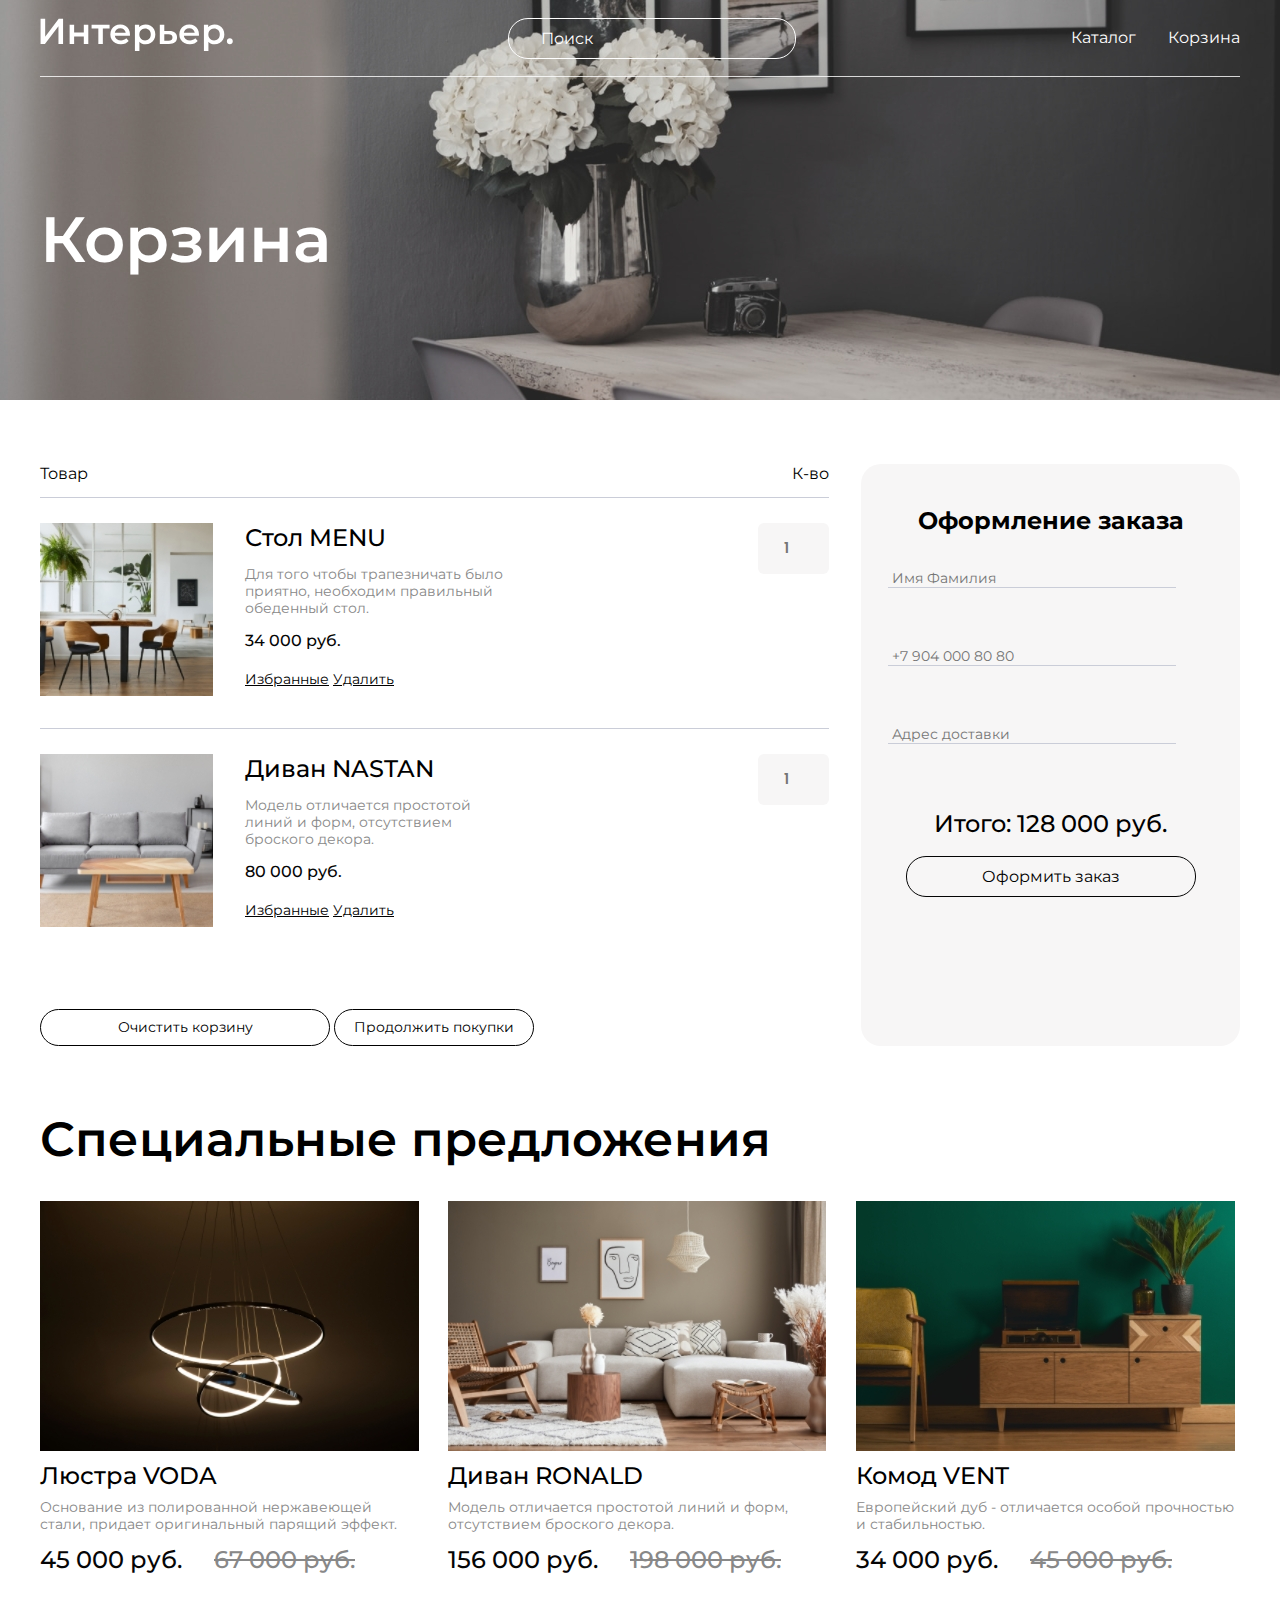
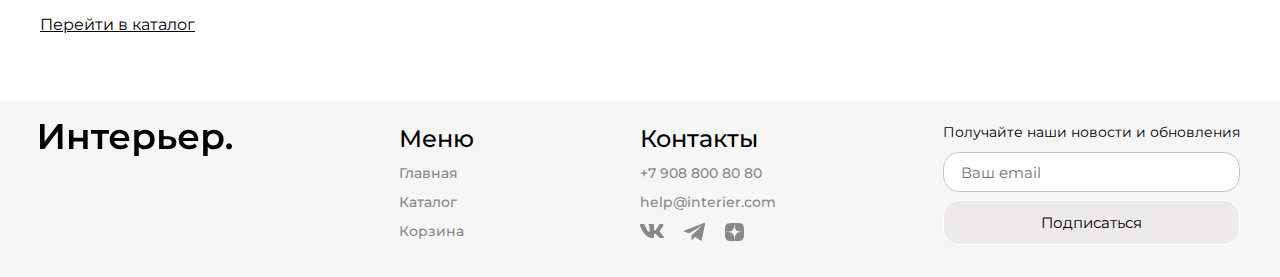
<file: cart.html>
<!DOCTYPE html>
<html lang="ru">
  <head>
    <meta charset="UTF-8">
    <meta name="viewport" content="width=device-width, initial-scale=1.0">
    <title>Интернет магазин</title>

    <link rel="stylesheet" href="style.css">

    <link rel="preconnect" href="https://fonts.googleapis.com">
    <link rel="preconnect" href="https://fonts.gstatic.com" crossorigin>
    <link
      href="https://fonts.googleapis.com/css2?family=Montserrat+Alternates:ital,wght@0,100;0,200;0,300;0,400;0,500;0,600;0,700;0,800;0,900;1,100;1,200;1,300;1,400;1,500;1,600;1,700;1,800;1,900&family=Montserrat:ital,wght@0,100..900;1,100..900&display=swap"
      rel="stylesheet">

      <link rel="preconnect" href="https://fonts.googleapis.com">
<link rel="preconnect" href="https://fonts.gstatic.com" crossorigin>
<link href="https://fonts.googleapis.com/css2?family=Poppins:ital,wght@0,100;0,200;0,300;0,400;0,500;0,600;0,700;0,800;0,900;1,100;1,200;1,300;1,400;1,500;1,600;1,700;1,800;1,900&display=swap" rel="stylesheet">
  </head>
  <body>
    <div class="top-cart center">
      <header class="header">
        <a class="header__link" href="index.html">
          <img class="header__img" src="./images/logo.svg" alt="Логотип"></a>
        <input placeholder="Поиск" class="header__input" type="text">

        <nav class="top-menu">
          <a class="top-menu__link" href="catalog.html">Каталог</a>
          <a class="top-menu__link" href="cart.html">Корзина</a>
        </nav>
<div class="menu-mob">
  <a href="#"><svg width="15.366211" height="15.360107" viewBox="0 0 15.3662 15.3601" fill="none" xmlns="http://www.w3.org/2000/svg" xmlns:xlink="http://www.w3.org/1999/xlink">
	<desc>
			Created with Pixso.
	</desc>
	<defs/>
	<path id="Vector" d="M11.53 10.41C12.52 9.14 12.99 7.54 12.84 5.93C12.68 4.33 11.93 2.84 10.72 1.78C9.51 0.71 7.94 0.15 6.33 0.2C4.72 0.25 3.19 0.91 2.05 2.05C0.91 3.19 0.25 4.72 0.2 6.33C0.15 7.94 0.71 9.51 1.78 10.72C2.85 11.93 4.33 12.68 5.94 12.83C7.54 12.99 9.14 12.52 10.42 11.53L10.45 11.56L13.81 14.92C13.88 15 13.97 15.05 14.07 15.09C14.16 15.13 14.27 15.16 14.37 15.16C14.47 15.16 14.58 15.13 14.67 15.09C14.77 15.05 14.86 15 14.93 14.92C15 14.85 15.06 14.76 15.1 14.67C15.14 14.57 15.16 14.47 15.16 14.36C15.16 14.26 15.14 14.16 15.1 14.06C15.06 13.96 15 13.88 14.93 13.8L11.57 10.44C11.56 10.43 11.55 10.42 11.53 10.41ZM9.89 3.17C10.34 3.61 10.69 4.13 10.94 4.71C11.18 5.29 11.31 5.91 11.31 6.53C11.31 7.16 11.19 7.78 10.95 8.36C10.71 8.94 10.36 9.47 9.92 9.91C9.47 10.36 8.95 10.71 8.37 10.95C7.79 11.18 7.17 11.31 6.54 11.3C5.91 11.3 5.29 11.17 4.72 10.93C4.14 10.69 3.61 10.33 3.17 9.88C2.29 8.99 1.8 7.79 1.81 6.53C1.81 5.28 2.31 4.08 3.2 3.19C4.09 2.31 5.29 1.81 6.54 1.8C7.79 1.8 9 2.29 9.89 3.17Z" fill="#FFFFFF" fill-opacity="1.000000" fill-rule="evenodd"/>
	<path id="Vector" d="M13.04 7.14Q13.09 6.54 13.03 5.92Q12.98 5.3 12.81 4.71Q12.63 4.12 12.35 3.56Q12.07 3.01 11.69 2.53Q11.32 2.04 10.85 1.63Q10.38 1.22 9.86 0.91Q9.33 0.59 8.75 0.38Q8.16 0.17 7.55 0.07Q6.95 -0.02 6.33 0Q5.7 0.02 5.11 0.15Q4.51 0.28 3.94 0.53Q3.37 0.78 2.86 1.12Q2.35 1.47 1.91 1.91Q1.47 2.35 1.13 2.85Q0.78 3.36 0.53 3.93Q0.29 4.5 0.15 5.1Q0.02 5.7 0 6.32Q-0.02 6.95 0.07 7.55Q0.17 8.16 0.38 8.74Q0.59 9.33 0.9 9.86Q1.22 10.38 1.63 10.85Q2.04 11.32 2.53 11.69Q3.01 12.07 3.57 12.35Q4.12 12.63 4.71 12.81Q5.3 12.98 5.92 13.03Q6.54 13.09 7.15 13.03Q7.76 12.98 8.36 12.8Q8.96 12.63 9.5 12.35Q9.97 12.11 10.4 11.79L13.67 15.06Q13.74 15.13 13.82 15.19Q13.9 15.24 13.99 15.28Q14.08 15.32 14.18 15.34Q14.27 15.36 14.37 15.36Q14.47 15.36 14.56 15.34Q14.66 15.32 14.75 15.28Q14.84 15.24 14.92 15.19Q15 15.13 15.07 15.06Q15.14 14.99 15.19 14.91Q15.25 14.83 15.29 14.74Q15.32 14.65 15.34 14.56Q15.36 14.46 15.36 14.36Q15.36 14.26 15.34 14.17Q15.32 14.07 15.29 13.98Q15.25 13.89 15.19 13.81Q15.14 13.73 15.07 13.66L11.8 10.39Q12.11 9.96 12.35 9.5Q12.63 8.95 12.8 8.35Q12.98 7.75 13.04 7.14ZM11.53 10.41C12.52 9.14 12.99 7.54 12.84 5.93C12.68 4.33 11.93 2.84 10.72 1.78C9.51 0.71 7.94 0.15 6.33 0.2C4.72 0.25 3.19 0.91 2.05 2.05C0.91 3.19 0.25 4.72 0.2 6.33C0.15 7.94 0.71 9.51 1.78 10.72C2.85 11.93 4.33 12.68 5.94 12.83C7.54 12.99 9.14 12.52 10.42 11.53L10.45 11.56L13.81 14.92C13.88 15 13.97 15.05 14.07 15.09C14.16 15.13 14.27 15.16 14.37 15.16C14.47 15.16 14.58 15.13 14.67 15.09C14.77 15.05 14.86 15 14.93 14.92C15 14.85 15.06 14.76 15.1 14.67C15.14 14.57 15.16 14.47 15.16 14.36C15.16 14.26 15.14 14.16 15.1 14.06C15.06 13.96 15 13.88 14.93 13.8L11.57 10.44C11.56 10.43 11.55 10.42 11.53 10.41ZM9.89 3.17C10.34 3.61 10.69 4.13 10.94 4.71C11.18 5.29 11.31 5.91 11.31 6.53C11.31 7.16 11.19 7.78 10.95 8.36C10.71 8.94 10.36 9.47 9.92 9.91C9.47 10.36 8.95 10.71 8.37 10.95C7.79 11.18 7.17 11.31 6.54 11.3C5.91 11.3 5.29 11.17 4.72 10.93C4.14 10.69 3.61 10.33 3.17 9.88C2.29 8.99 1.8 7.79 1.81 6.53C1.81 5.28 2.31 4.08 3.2 3.19C4.09 2.31 5.29 1.81 6.54 1.8C7.79 1.8 9 2.29 9.89 3.17ZM10.33 4Q10.58 4.37 10.75 4.79Q10.93 5.21 11.02 5.64Q11.11 6.08 11.11 6.54Q11.11 6.99 11.03 7.43Q10.94 7.87 10.77 8.29Q10.59 8.71 10.35 9.08Q10.1 9.45 9.78 9.77Q9.46 10.09 9.08 10.34Q8.71 10.59 8.29 10.76Q7.87 10.93 7.43 11.02Q7 11.11 6.54 11.1Q6.09 11.1 5.65 11.01Q5.21 10.92 4.79 10.75Q4.37 10.57 4 10.32Q3.64 10.07 3.32 9.74Q3 9.42 2.76 9.05Q2.52 8.69 2.35 8.27Q2.18 7.85 2.09 7.42Q2.01 6.99 2.01 6.54Q2.01 6.08 2.1 5.65Q2.19 5.22 2.36 4.8Q2.53 4.39 2.78 4.02Q3.02 3.65 3.34 3.34Q3.66 3.02 4.03 2.77Q4.39 2.53 4.81 2.35Q5.23 2.18 5.66 2.09Q6.09 2.01 6.54 2Q6.99 2 7.42 2.09Q7.86 2.17 8.28 2.34Q8.69 2.51 9.06 2.75Q9.43 2.99 9.75 3.31Q10.07 3.63 10.33 4Z" fill="#FFFFFF" fill-opacity="1.000000" fill-rule="evenodd"/>
</svg>
</a>
  <a href="catalog.html"><svg width="19.199463" height="19.199951" viewBox="0 0 19.1995 19.2" fill="none" xmlns="http://www.w3.org/2000/svg" xmlns:xlink="http://www.w3.org/1999/xlink">
	<desc>
			Created with Pixso.
	</desc>
	<defs/>
	<rect id="Rectangle46" width="4.571429" height="4.571429" fill="#FFFFFF" fill-opacity="1.000000"/>
	<rect id="Rectangle41" y="7.314209" width="4.571429" height="4.571429" fill="#FFFFFF" fill-opacity="1.000000"/>
	<rect id="Rectangle47" y="14.628540" width="4.571429" height="4.571428" fill="#FFFFFF" fill-opacity="1.000000"/>
	<rect id="Rectangle48" x="7.313477" y="7.314209" width="4.571429" height="4.571429" fill="#FFFFFF" fill-opacity="1.000000"/>
	<rect id="Rectangle45" x="7.313477" y="14.628540" width="4.571429" height="4.571428" fill="#FFFFFF" fill-opacity="1.000000"/>
	<rect id="Rectangle49" x="7.313477" width="4.571429" height="4.571429" fill="#FFFFFF" fill-opacity="1.000000"/>
	<rect id="Rectangle42" x="14.627930" y="7.314209" width="4.571428" height="4.571429" fill="#FFFFFF" fill-opacity="1.000000"/>
	<rect id="Rectangle44" x="14.627930" y="14.628540" width="4.571428" height="4.571428" fill="#FFFFFF" fill-opacity="1.000000"/>
	<rect id="Rectangle43" x="14.627930" width="4.571428" height="4.571429" fill="#FFFFFF" fill-opacity="1.000000"/>
</svg>
</a>
  <a href="cart.html"><svg width="25.000000" height="25.000000" viewBox="0 0 25 25" fill="none" xmlns="http://www.w3.org/2000/svg" xmlns:xlink="http://www.w3.org/1999/xlink">
	<desc>
			Created with Pixso.
	</desc>
	<defs>
		<clipPath id="clip310_618">
			<rect id="jam:shopping-cart" rx="0.000000" width="24.000000" height="24.000000" transform="matrix(-1 0 0 1 25.5 0.5)" fill="white" fill-opacity="0"/>
		</clipPath>
	</defs>
	<rect id="jam:shopping-cart" rx="0.000000" width="24.000000" height="24.000000" transform="matrix(-1 0 0 1 25.5 0.5)" fill="#FFFFFF" fill-opacity="0"/>
	<g clip-path="url(#clip310_618)">
		<path id="Vector" d="M14.58 20.83C15.13 20.83 15.66 20.61 16.05 20.22C16.44 19.83 16.66 19.3 16.66 18.75C16.66 18.19 16.44 17.66 16.05 17.27C15.66 16.88 15.13 16.66 14.58 16.66C14.03 16.66 13.5 16.88 13.11 17.27C12.71 17.66 12.5 18.19 12.5 18.75C12.5 19.3 12.71 19.83 13.11 20.22C13.5 20.61 14.03 20.83 14.58 20.83ZM7.29 20.83C7.84 20.83 8.37 20.61 8.76 20.22C9.15 19.83 9.37 19.3 9.37 18.75C9.37 18.19 9.15 17.66 8.76 17.27C8.37 16.88 7.84 16.66 7.29 16.66C6.73 16.66 6.2 16.88 5.81 17.27C5.42 17.66 5.2 18.19 5.2 18.75C5.2 19.3 5.42 19.83 5.81 20.22C6.2 20.61 6.73 20.83 7.29 20.83ZM20.87 6.16C21.13 6.16 21.37 6.05 21.56 5.86C21.74 5.67 21.84 5.42 21.84 5.16C21.84 4.9 21.74 4.65 21.56 4.47C21.37 4.28 21.13 4.17 20.87 4.16L19.67 4.16C18.73 4.16 17.92 4.81 17.71 5.73L16.41 11.61C16.2 12.52 15.39 13.18 14.45 13.18L6.63 13.18L5.12 7.17L14.86 7.17C15.12 7.15 15.36 7.04 15.54 6.86C15.72 6.67 15.82 6.42 15.82 6.16C15.82 5.91 15.72 5.66 15.54 5.47C15.36 5.29 15.12 5.18 14.86 5.16L5.12 5.16C4.82 5.16 4.52 5.23 4.25 5.37C3.97 5.5 3.73 5.69 3.54 5.93C3.36 6.17 3.23 6.45 3.16 6.75C3.1 7.05 3.11 7.36 3.18 7.65L4.68 13.66C4.79 14.1 5.04 14.48 5.39 14.76C5.75 15.03 6.18 15.18 6.63 15.18L14.45 15.18C15.36 15.18 16.25 14.87 16.96 14.3C17.67 13.73 18.17 12.93 18.36 12.04L19.67 6.16L20.87 6.16Z" fill="#FFFFFF" fill-opacity="1.000000" fill-rule="nonzero"/>
	</g>
</svg>
</a>
</div>
      </header>
      <h1 class="heading-big">Корзина</h1>
    </div>

    <div class="cart center">
      <div class="cart__content">
        <div class="cart__name-box">
          <p>Товар</p>
          <p>К-во</p>
        </div>
        <div class="cart__item">
          <div class="cart__left">
            <img class="cart__img" src="images/cart1.jpeg" alt="">
            <div class="cart__info">
              <h4 class="cart__heading">Стол MENU</h4>
              <p class="cart__text">
                Для того чтобы трапезничать было приятно, необходим правильный
                обеденный стол.</p>
              <p class="cart__value">34 000 руб.</p>
              <div class="cart__link-box">
                <a class="cart__link" href="#">Избранные</a>
                <a class="cart__link" href="#">Удалить</a>
              </div>
            </div>
          </div>
          <input class="cart__ipt" type="number" placeholder="1" min="1">
</div>
<div class="cart__item">
          <div class="cart__left">
            <img class="cart__img" src="images/cart2.jpeg" alt="">
            <div class="cart__info">
              <h4 class="cart__heading">Диван NASTAN</h4>
              <p class="cart__text">
                Модель отличается простотой линий и форм, отсутствием броского декора.</p>
              <p class="cart__value" >80 000 руб.</p>
              <div class="cart__link-box">
                <a class="cart__link" href="#">Избранные</a>
                <a class="cart__link" href="#">Удалить</a>
              </div>
            </div>
          </div>
          <input class="cart__ipt" type="number" placeholder="1" min="1">
</div>
<div>
  <button class="cart__button">Очистить корзину</button>
  <button class="cart__buttons">Продолжить покупки</button>
</div>

</div>

      <div class="cart__form-cart center">
        <h3 class="cart__form-title">Оформление заказа</h3>
        <div class="cart__form-box">
          <input
            class="cart__form-input"
            placeholder=" Имя Фамилия"
            type="text">
          <input
            class="cart__form-input"
            placeholder=" +7 904 000 80 80"
            type="text">
          <input
            class="cart__form-input"
            placeholder=" Адрес доставки"
            type="text">
</div>
        <div class="cart__price">
        <span>Итого: 128 000 руб.</span>
</div>
        <button class="cart__btn">Оформить заказ</button>
</div>
</div>


    <section class="product-box center">
      <h2 class="heading">Специальные предложения</h2>

      <div class="product-content">
        <article class="product">
          <img class="product__img" src="images/voda.jpeg" alt="product">
          <h3 class="product__name">Люстра VODA</h3>
          <p class="product__text">
            Основание из полированной нержавеющей стали, придает оригинальный
            парящий эффект.
          </p>
          <div class="product-box__price">
            <p class="product__price">45 000 руб.</p>
            <p class="product__price product__price--sale">67 000 руб.</p>
          </div>
        </article>

        <article class="product">
          <img class="product__img" src="images/ronald.jpeg" alt="ronald">
          <h3 class="product__name">Диван RONALD</h3>
          <p class="product__text">
            Модель отличается простотой линий и форм, отсутствием броского
            декора.
          </p>
          <div class="product-box__price">
            <p class="product__price">156 000 руб.</p>
            <p class="product__price product__price--sale">198 000 руб.</p>
          </div>
        </article>

        <article class="product">
          <img class="product__img" src="images/vent.jpeg" alt="vent">
          <h3 class="product__name">Комод VENT</h3>
          <p class="product__text">
            Европейский дуб - отличается особой прочностью и стабильностью.
          </p>
          <div class="product-box__price">
            <p class="product__price">34 000 руб.</p>
            <p class="product__price product__price--sale">45 000 руб.</p>
          </div>
        </article>
      </div>
    </section>

    <div class="catalog-link center">
      <a class="catalog-link__item" href="catalog.html">Перейти в каталог</a>
    </div>

    <footer class="footer center">
      <a class="footer__img" href="index.html"> <img src="images/Logof.svg" alt=""></a>
      <div class="footer__item">
        <h4 class="footer__item-menu">Меню</h4>

        <nav class="footer-menu">
          <a class="footer-menu__link" href="index.html">Главная </a>
          <a class="footer-menu__link" href="catalog.html">Каталог</a>
          <a class="footer-menu__link" href="cart.html">Корзина</a>
        </nav>
      </div>

      <div class="footer__item">
        <h4 class="footer__item-title">Контакты</h4>

        <div class="footer-contact">
          <a class="footer-contact__link" href="tel:79088008080"
            >+7 908 800 80 80</a>
          <a class="footer-contact__link" href="help@interier.com"
            >help@interier.com</a>
        </div>
        <div class="icons">
          <a target="_blank" href="https://m.vk.com/"><svg class="icon-hover" width="24.000488" height="14.000000" viewBox="0 0 24.0005 14" fill="none" xmlns="http://www.w3.org/2000/svg" xmlns:xlink="http://www.w3.org/1999/xlink">
	<desc>
	</desc>
	<defs/>
	<path id="Vector" d="M23.45 0.94C23.61 0.4 23.45 0 22.65 0L20.02 0C19.36 0 19.05 0.34 18.88 0.72C18.88 0.72 17.55 3.92 15.66 6C15.04 6.6 14.77 6.79 14.43 6.79C14.27 6.79 14.01 6.6 14.01 6.05L14.01 0.94C14.01 0.29 13.83 0 13.27 0L9.15 0C8.73 0 8.48 0.3 8.48 0.59C8.48 1.21 9.42 1.35 9.52 3.1L9.52 6.9C9.52 7.73 9.37 7.88 9.03 7.88C8.14 7.88 5.98 4.67 4.69 1C4.45 0.28 4.19 0 3.52 0L0.89 0C0.14 0 0 0.34 0 0.72C0 1.41 0.89 4.8 4.14 9.28C6.31 12.34 9.37 14 12.15 14C13.82 14 14.02 13.63 14.02 12.99L14.02 10.68C14.02 9.94 14.18 9.8 14.71 9.8C15.1 9.8 15.77 9.99 17.33 11.46C19.1 13.21 19.4 14 20.4 14L23.02 14C23.77 14 24.15 13.63 23.93 12.9C23.7 12.18 22.85 11.12 21.72 9.88C21.11 9.17 20.19 8.4 19.91 8.02C19.52 7.53 19.63 7.31 19.91 6.87C19.91 6.87 23.11 2.45 23.44 0.94L23.45 0.94Z" fill="#888888" fill-opacity="1.000000" fill-rule="evenodd"/>
</svg>
</a>
          <a target="_blank" href="https://web.telegram.org/"><svg class="icon-hover" width="21.000000" height="17.675659" viewBox="0 0 21 17.6757" fill="none" xmlns="http://www.w3.org/2000/svg" xmlns:xlink="http://www.w3.org/1999/xlink">
	<desc>
	</desc>
	<defs/>
	<path id="Vector" d="M19.29 0.2L0.68 7.41C-0.06 7.74 -0.32 8.42 0.5 8.78L5.28 10.31L16.82 3.14C17.45 2.69 18.09 2.81 17.54 3.3L7.63 12.32L7.31 16.14C7.6 16.73 8.13 16.73 8.47 16.44L11.21 13.83L15.91 17.37C17 18.02 17.59 17.6 17.83 16.41L20.91 1.74C21.23 0.28 20.68 -0.37 19.29 0.2Z" fill="#888888" fill-opacity="1.000000" fill-rule="nonzero"/>
</svg>
</a>
  <a target="_blank" href="https://dzen.ru/"><svg class="icon-hover" width="19.000000" height="18.000000" viewBox="0 0 19 18" fill="none" xmlns="http://www.w3.org/2000/svg" xmlns:xlink="http://www.w3.org/1999/xlink">
	<desc>
	</desc>
	<defs/>
	<path id="Vector" d="M11.33 10.73C9.83 12.19 9.73 14.01 9.6 18C13.52 18 16.23 17.98 17.62 16.7C18.98 15.37 19 12.68 19 9.09C14.79 9.22 12.87 9.32 11.33 10.73ZM0 9.09C0 12.68 0.01 15.37 1.37 16.7C2.76 17.98 5.47 18 9.39 18C9.26 14.01 9.16 12.19 7.66 10.73C6.12 9.32 4.2 9.21 0 9.09ZM9.39 0C5.48 0 2.76 0.01 1.37 1.29C0.01 2.62 0 5.31 0 8.9C4.2 8.77 6.12 8.67 7.66 7.26C9.16 5.8 9.26 3.98 9.39 0ZM11.33 7.26C9.83 5.8 9.73 3.98 9.6 0C13.52 0 16.23 0.01 17.62 1.29C18.98 2.62 19 5.31 19 8.9C14.79 8.77 12.87 8.67 11.33 7.26Z" fill="#888888" fill-opacity="1.000000" fill-rule="nonzero"/>
</svg>
</a>
        </div>
      </div>

      <div class="footer__form">
        <form class="footer__form-form">
          <p class="footer__form-pnew">Получайте наши новости и обновления</p>
          <input
            type="email"
            placeholder="Ваш email"
            class="footer__form-input">
          <button class="btn" type="submit">Подписаться</button>
        </form>
      </div>
    </footer>
  </body>
</html>
</file>
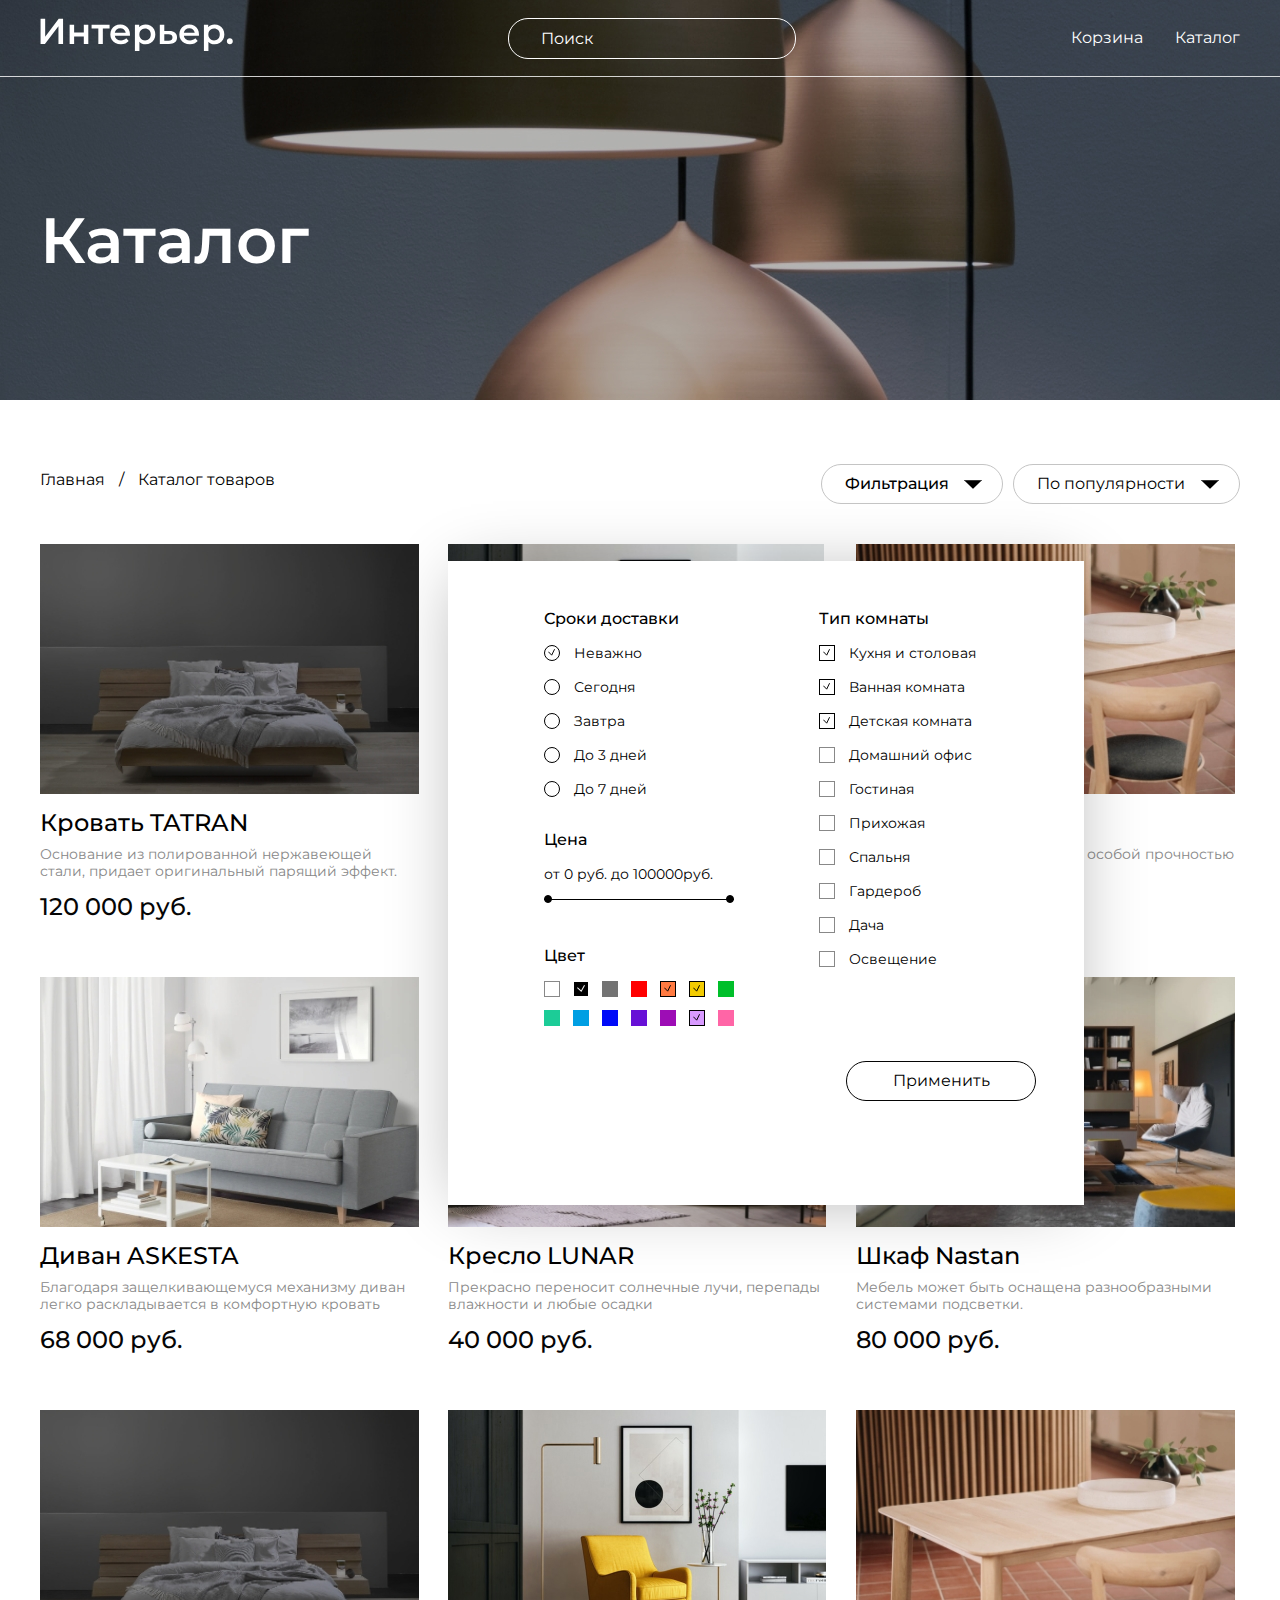
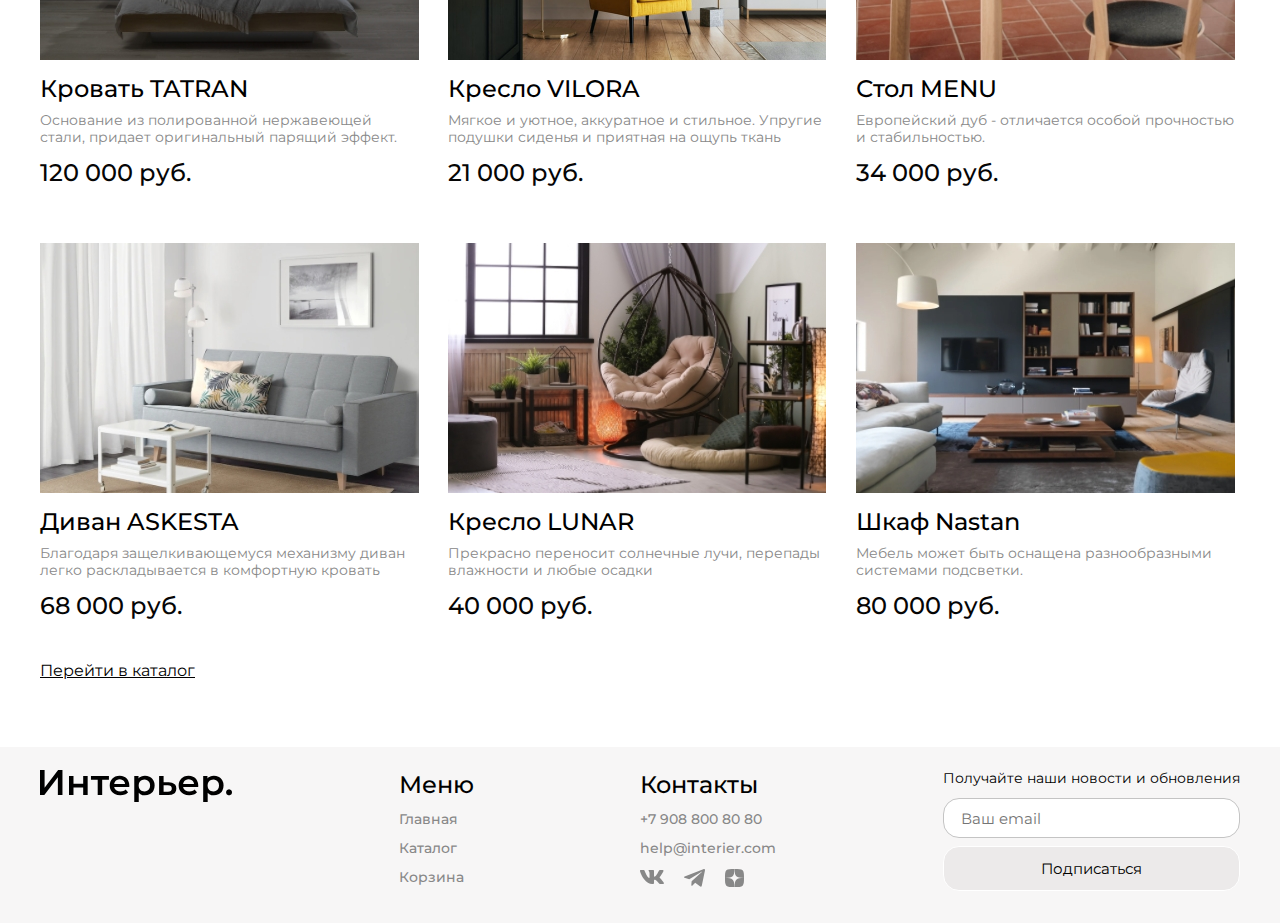
<file: catalog.html>
<!DOCTYPE html>
<html lang="ru">
  <head>
    <meta charset="UTF-8">
    <meta name="viewport" content="width=device-width, initial-scale=1.0">
    <title>Document</title>
    <link rel="stylesheet" href="style.css">

    <link rel="preconnect" href="https://fonts.googleapis.com">
    <link rel="preconnect" href="https://fonts.gstatic.com" crossorigin>
    <link
      href="https://fonts.googleapis.com/css2?family=Montserrat+Alternates:ital,wght@0,100;0,200;0,300;0,400;0,500;0,600;0,700;0,800;0,900;1,100;1,200;1,300;1,400;1,500;1,600;1,700;1,800;1,900&family=Montserrat:ital,wght@0,100..900;1,100..900&display=swap"
      rel="stylesheet">
  </head>
  <body>
    <div class="top-header">
      <header class="header center">
        <a class="header__link" href="index.html">
          <img class="header__img" src="images/logo.svg" alt="Логотип">
        </a>
        <input placeholder="Поиск" class="header__input" type="text">

        <nav class="top-menu">
          <a class="top-menu__link" href="cart.html">Корзина</a>
          <a class="top-menu__link" href="catalog.html">Каталог</a>
        </nav>

        <div class="menu-mob">
          <a href="index.html">
            <svg width="15.366211" height="15.360107" viewBox="0 0 15.3662 15.3601" fill="none" xmlns="http://www.w3.org/2000/svg">
              <path id="Vector" d="M11.53 10.41C12.52 9.14 12.99 7.54 12.84 5.93C12.68 4.33 11.93 2.84 10.72 1.78C9.51 0.71 7.94 0.15 6.33 0.2C4.72 0.25 3.19 0.91 2.05 2.05C0.91 3.19 0.25 4.72 0.2 6.33C0.15 7.94 0.71 9.51 1.78 10.72C2.85 11.93 4.33 12.68 5.94 12.83C7.54 12.99 9.14 12.52 10.42 11.53L10.45 11.56L13.81 14.92C13.88 15 13.97 15.05 14.07 15.09C14.16 15.13 14.27 15.16 14.37 15.16C14.47 15.16 14.58 15.13 14.67 15.09C14.77 15.05 14.86 15 14.93 14.92C15 14.85 15.06 14.76 15.1 14.67C15.14 14.57 15.16 14.47 15.16 14.36C15.16 14.26 15.14 14.16 15.1 14.06C15.06 13.96 15 13.88 14.93 13.8L11.57 10.44C11.56 10.43 11.55 10.42 11.53 10.41ZM9.89 3.17C10.34 3.61 10.69 4.13 10.94 4.71C11.18 5.29 11.31 5.91 11.31 6.53C11.31 7.16 11.19 7.78 10.95 8.36C10.71 8.94 10.36 9.47 9.92 9.91C9.47 10.36 8.95 10.71 8.37 10.95C7.79 11.18 7.17 11.31 6.54 11.3C5.91 11.3 5.29 11.17 4.72 10.93C4.14 10.69 3.61 10.33 3.17 9.88C2.29 8.99 1.8 7.79 1.81 6.53C1.81 5.28 2.31 4.08 3.2 3.19C4.09 2.31 5.29 1.81 6.54 1.8C7.79 1.8 9 2.29 9.89 3.17Z" fill="#FFFFFF" fill-opacity="1.000000" fill-rule="evenodd"/>
              <path id="Vector" d="M13.04 7.14Q13.09 6.54 13.03 5.92Q12.98 5.3 12.81 4.71Q12.63 4.12 12.35 3.56Q12.07 3.01 11.69 2.53Q11.32 2.04 10.85 1.63Q10.38 1.22 9.86 0.91Q9.33 0.59 8.75 0.38Q8.16 0.17 7.55 0.07Q6.95 -0.02 6.33 0Q5.7 0.02 5.11 0.15Q4.51 0.28 3.94 0.53Q3.37 0.78 2.86 1.12Q2.35 1.47 1.91 1.91Q1.47 2.35 1.13 2.85Q0.78 3.36 0.53 3.93Q0.29 4.5 0.15 5.1Q0.02 5.7 0 6.32Q-0.02 6.95 0.07 7.55Q0.17 8.16 0.38 8.74Q0.59 9.33 0.9 9.86Q1.22 10.38 1.63 10.85Q2.04 11.32 2.53 11.69Q3.01 12.07 3.57 12.35Q4.12 12.63 4.71 12.81Q5.3 12.98 5.92 13.03Q6.54 13.09 7.15 13.03Q7.76 12.98 8.36 12.8Q8.96 12.63 9.5 12.35Q9.97 12.11 10.4 11.79L13.67 15.06Q13.74 15.13 13.82 15.19Q13.9 15.24 13.99 15.28Q14.08 15.32 14.18 15.34Q14.27 15.36 14.37 15.36Q14.47 15.36 14.56 15.34Q14.66 15.32 14.75 15.28Q14.84 15.24 14.92 15.19Q15 15.13 15.07 15.06Q15.14 14.99 15.19 14.91Q15.25 14.83 15.29 14.74Q15.32 14.65 15.34 14.56Q15.36 14.46 15.36 14.36Q15.36 14.26 15.34 14.17Q15.32 14.07 15.29 13.98Q15.25 13.89 15.19 13.81Q15.14 13.73 15.07 13.66L11.8 10.39Q12.11 9.96 12.35 9.5Q12.63 8.95 12.8 8.35Q12.98 7.75 13.04 7.14ZM11.53 10.41C12.52 9.14 12.99 7.54 12.84 5.93C12.68 4.33 11.93 2.84 10.72 1.78C9.51 0.71 7.94 0.15 6.33 0.2C4.72 0.25 3.19 0.91 2.05 2.05C0.91 3.19 0.25 4.72 0.2 6.33C0.15 7.94 0.71 9.51 1.78 10.72C2.85 11.93 4.33 12.68 5.94 12.83C7.54 12.99 9.14 12.52 10.42 11.53L10.45 11.56L13.81 14.92C13.88 15 13.97 15.05 14.07 15.09C14.16 15.13 14.27 15.16 14.37 15.16C14.47 15.16 14.58 15.13 14.67 15.09C14.77 15.05 14.86 15 14.93 14.92C15 14.85 15.06 14.76 15.1 14.67C15.14 14.57 15.16 14.47 15.16 14.36C15.16 14.26 15.14 14.16 15.1 14.06C15.06 13.96 15 13.88 14.93 13.8L11.57 10.44C11.56 10.43 11.55 10.42 11.53 10.41ZM9.89 3.17C10.34 3.61 10.69 4.13 10.94 4.71C11.18 5.29 11.31 5.91 11.31 6.53C11.31 7.16 11.19 7.78 10.95 8.36C10.71 8.94 10.36 9.47 9.92 9.91C9.47 10.36 8.95 10.71 8.37 10.95C7.79 11.18 7.17 11.31 6.54 11.3C5.91 11.3 5.29 11.17 4.72 10.93C4.14 10.69 3.61 10.33 3.17 9.88C2.29 8.99 1.8 7.79 1.81 6.53C1.81 5.28 2.31 4.08 3.2 3.19C4.09 2.31 5.29 1.81 6.54 1.8C7.79 1.8 9 2.29 9.89 3.17ZM10.33 4Q10.58 4.37 10.75 4.79Q10.93 5.21 11.02 5.64Q11.11 6.08 11.11 6.54Q11.11 6.99 11.03 7.43Q10.94 7.87 10.77 8.29Q10.59 8.71 10.35 9.08Q10.1 9.45 9.78 9.77Q9.46 10.09 9.08 10.34Q8.71 10.59 8.29 10.76Q7.87 10.93 7.43 11.02Q7 11.11 6.54 11.1Q6.09 11.1 5.65 11.01Q5.21 10.92 4.79 10.75Q4.37 10.57 4 10.32Q3.64 10.07 3.32 9.74Q3 9.42 2.76 9.05Q2.52 8.69 2.35 8.27Q2.18 7.85 2.09 7.42Q2.01 6.99 2.01 6.54Q2.01 6.08 2.1 5.65Q2.19 5.22 2.36 4.8Q2.53 4.39 2.78 4.02Q3.02 3.65 3.34 3.34Q3.66 3.02 4.03 2.77Q4.39 2.53 4.81 2.35Q5.23 2.18 5.66 2.09Q6.09 2.01 6.54 2Q6.99 2 7.42 2.09Q7.86 2.17 8.28 2.34Q8.69 2.51 9.06 2.75Q9.43 2.99 9.75 3.31Q10.07 3.63 10.33 4Z" fill="#FFFFFF" fill-opacity="1.000000" fill-rule="evenodd"/>
            </svg>
          </a>
          <a href="catalog.html">
            <svg width="19.199463" height="19.199951" viewBox="0 0 19.1995 19.2" fill="none" xmlns="http://www.w3.org/2000/svg">
              <rect id="Rectangle46" width="4.571429" height="4.571429" fill="#FFFFFF" fill-opacity="1.000000"/>
              <rect id="Rectangle41" y="7.314209" width="4.571429" height="4.571429" fill="#FFFFFF" fill-opacity="1.000000"/>
              <rect id="Rectangle47" y="14.628540" width="4.571429" height="4.571428" fill="#FFFFFF" fill-opacity="1.000000"/>
              <rect id="Rectangle48" x="7.313477" y="7.314209" width="4.571429" height="4.571429" fill="#FFFFFF" fill-opacity="1.000000"/>
              <rect id="Rectangle45" x="7.313477" y="14.628540" width="4.571429" height="4.571428" fill="#FFFFFF" fill-opacity="1.000000"/>
              <rect id="Rectangle49" x="7.313477" width="4.571429" height="4.571429" fill="#FFFFFF" fill-opacity="1.000000"/>
              <rect id="Rectangle42" x="14.627930" y="7.314209" width="4.571428" height="4.571429" fill="#FFFFFF" fill-opacity="1.000000"/>
              <rect id="Rectangle44" x="14.627930" y="14.628540" width="4.571428" height="4.571428" fill="#FFFFFF" fill-opacity="1.000000"/>
              <rect id="Rectangle43" x="14.627930" width="4.571428" height="4.571429" fill="#FFFFFF" fill-opacity="1.000000"/>
            </svg>
          </a>
          <a href="cart.html">
            <svg width="25.000000" height="25.000000" viewBox="0 0 25 25" fill="none" xmlns="http://www.w3.org/2000/svg">
              <path id="Vector" d="M14.58 20.83C15.13 20.83 15.66 20.61 16.05 20.22C16.44 19.83 16.66 19.3 16.66 18.75C16.66 18.19 16.44 17.66 16.05 17.27C15.66 16.88 15.13 16.66 14.58 16.66C14.03 16.66 13.5 16.88 13.11 17.27C12.71 17.66 12.5 18.19 12.5 18.75C12.5 19.3 12.71 19.83 13.11 20.22C13.5 20.61 14.03 20.83 14.58 20.83ZM7.29 20.83C7.84 20.83 8.37 20.61 8.76 20.22C9.15 19.83 9.37 19.3 9.37 18.75C9.37 18.19 9.15 17.66 8.76 17.27C8.37 16.88 7.84 16.66 7.29 16.66C6.73 16.66 6.2 16.88 5.81 17.27C5.42 17.66 5.2 18.19 5.2 18.75C5.2 19.3 5.42 19.83 5.81 20.22C6.2 20.61 6.73 20.83 7.29 20.83ZM20.87 6.16C21.13 6.16 21.37 6.05 21.56 5.86C21.74 5.67 21.84 5.42 21.84 5.16C21.84 4.9 21.74 4.65 21.56 4.47C21.37 4.28 21.13 4.17 20.87 4.16L19.67 4.16C18.73 4.16 17.92 4.81 17.71 5.73L16.41 11.61C16.2 12.52 15.39 13.18 14.45 13.18L6.63 13.18L5.12 7.17L14.86 7.17C15.12 7.15 15.36 7.04 15.54 6.86C15.72 6.67 15.82 6.42 15.82 6.16C15.82 5.91 15.72 5.66 15.54 5.47C15.36 5.29 15.12 5.18 14.86 5.16L5.12 5.16C4.82 5.16 4.52 5.23 4.25 5.37C3.97 5.5 3.73 5.69 3.54 5.93C3.36 6.17 3.23 6.45 3.16 6.75C3.1 7.05 3.11 7.36 3.18 7.65L4.68 13.66C4.79 14.1 5.04 14.48 5.39 14.76C5.75 15.03 6.18 15.18 6.63 15.18L14.45 15.18C15.36 15.18 16.25 14.87 16.96 14.3C17.67 13.73 18.17 12.93 18.36 12.04L19.67 6.16L20.87 6.16Z" fill="#FFFFFF" fill-opacity="1.000000" fill-rule="nonzero"/>
            </svg>
          </a>
        </div>
      </header>
      <h1 class="title-text center">Каталог</h1>
    </div>

    <div class="menu-heading center">
      <div class="menu-heading-link">
        <a class="menu-heading__link" href="index.html">Главная</a>
        <span class="menu-heading__span">/</span>
        <a class="menu-heading__link" href="catalog.html">Каталог товаров</a>
      </div>
      <div class="form center">
        <div class="filter-btn-wrapper">
          <button class="filter-button">Фильтрация</button>
          <button class="filter-popul">По популярности</button>
        </div>

        <form class="filtering-form" action="#" method="get">
          <div class="filtering-form__content-wrapper">
            <div class="delivery-option">
              <div class="column-left">
                <fieldset class="filteringform-fieldset">
                  <legend class="filteringform-legend">Сроки доставки</legend>
                
                  <div class="radio">
                    <input class="radio__input" type="radio" id="any" name="delivery-time" value="any" checked>
                    <label class="radio__label" for="any">Неважно</label>
                  </div>
                  <div class="radio">
                    <input class="radio__input" type="radio" id="today" name="delivery-time" value="today">
                    <label class="radio__label" for="today">Сегодня</label>
                  </div>
                  <div class="radio">
                    <input class="radio__input" type="radio" id="tomorrow" name="delivery-time" value="tomorrow">
                    <label class="radio__label" for="tomorrow">Завтра</label>
                  </div>
                  <div class="radio">
                    <input class="radio__input" type="radio" id="three-days" name="delivery-time" value="three-days">
                    <label class="radio__label" for="three-days">До 3 дней</label>
                  </div>
                  <div class="radio">
                    <input class="radio__input" type="radio" id="seven-days" name="delivery-time" value="seven-days">
                    <label class="radio__label" for="seven-days">До 7 дней</label>
                  </div>
                </fieldset>

                <fieldset class="filteringform-fieldset">
                  <legend class="filteringform-legend">Цена</legend>
                  <div class="filteringform-range">
                    <label class="filteringform-range__label" id="price-range">от 0 руб. до 100000руб.</label>
                  </div>
                  <div class="filteringform-slider">
                    <input class="filteringform-range-input filteringform-range-input--min" name="range_1" type="range" min="1" max="100000" value="1">
                    <input class="filteringform-range-input filteringform-range-input--max" name="range_1" type="range" min="1" max="100000" value="100000">
                  </div>
                </fieldset>

                <fieldset class="filteringform-fieldset">
                  <legend class="filteringform-legend">Цвет</legend>
                  <div class="color-options">
                    <div class="checkbox color-options__checkbox">
                      <input class="checkbox__input" type="checkbox" id="color-white">
                      <label class="checkbox__label checkbox__label_white" for="color-white"></label>
                    </div>
                    <div class="checkbox color-options__checkbox">
                      <input class="checkbox__input" type="checkbox" id="color-black">
                      <label class="checkbox__label checkbox__label_black" for="color-black"></label>
                    </div>
                    <div class="checkbox color-options__checkbox">
                      <input class="checkbox__input" type="checkbox" id="color-grey">
                      <label class="checkbox__label checkbox__label_grey" for="color-grey"></label>
                    </div>
                    <div class="checkbox color-options__checkbox">
                      <input class="checkbox__input" type="checkbox" id="color-red">
                      <label class="checkbox__label checkbox__label_red" for="color-red"></label>
                    </div>
                    <div class="checkbox color-options__checkbox">
                      <input class="checkbox__input" type="checkbox" id="color-orange" checked>
                      <label class="checkbox__label checkbox__label_orange" for="color-orange"></label>
                    </div>
                    <div class="checkbox color-options__checkbox">
                      <input class="checkbox__input" type="checkbox" id="color-yellow" checked>
                      <label class="checkbox__label checkbox__label_yellow" for="color-yellow"></label>
                    </div>
                    <div class="checkbox color-options__checkbox">
                      <input class="checkbox__input" type="checkbox" id="color-green">
                      <label class="checkbox__label checkbox__label_green" for="color-green"></label>
                    </div>
                    <div class="checkbox color-options__checkbox">
                      <input class="checkbox__input" type="checkbox" id="color-turquoise">
                      <label class="checkbox__label checkbox__label_turquoise" for="color-turquoise"></label>
                    </div>
                    <div class="checkbox color-options__checkbox">
                      <input class="checkbox__input" type="checkbox" id="color-mint">
                      <label class="checkbox__label checkbox__label_mint" for="color-mint"></label>
                    </div>
                    <div class="checkbox color-options__checkbox">
                      <input class="checkbox__input" type="checkbox" id="color-blue">
                      <label class="checkbox__label checkbox__label_blue" for="color-blue"></label>
                    </div>
                    <div class="checkbox color-options__checkbox">
                      <input class="checkbox__input" type="checkbox" id="color-violet">
                      <label class="checkbox__label checkbox__label_violet" for="color-violet"></label>
                    </div>
                    <div class="checkbox color-options__checkbox">
                      <input class="checkbox__input" type="checkbox" id="color-purple">
                      <label class="checkbox__label checkbox__label_purple" for="color-purple"></label>
                    </div>
                    <div class="checkbox color-options__checkbox">
                      <input class="checkbox__input" type="checkbox" id="color-pink" checked>
                      <label class="checkbox__label checkbox__label_pink" for="color-pink"></label>
                    </div>
                    <div class="checkbox color-options__checkbox">
                      <input class="checkbox__input" type="checkbox" id="color-red-value">
                      <label class="checkbox__label checkbox__label_red-value" for="color-red-value"></label>
                    </div>
                  </div>
                </fieldset>
              </div>

              <div class="room-options">
                <fieldset class="filteringform-fieldset">
                  <legend class="filteringform-legend">Тип комнаты</legend>
                  <div class="checkbox">
                    <input class="checkbox__input" type="checkbox" name="room-type" id="kitchen-dining" value="kitchen-dining" checked>
                    <label class="checkbox__label" for="kitchen-dining">Кухня и столовая</label>
                  </div>
                  <div class="checkbox">
                    <input class="checkbox__input" type="checkbox" name="room-type" id="bathroom" checked>
                    <label class="checkbox__label" for="bathroom">Ванная комната</label>
                  </div>
                  <div class="checkbox">
                    <input class="checkbox__input" type="checkbox" name="room-type" id="kids-room" checked>
                    <label class="checkbox__label" for="kids-room">Детская комната</label>
                  </div>
                  <div class="checkbox">
                    <input class="checkbox__input" type="checkbox" name="room-type" id="home-office">
                    <label class="checkbox__label" for="home-office">Домашний офис</label>
                  </div>
                  <div class="checkbox">
                    <input class="checkbox__input" type="checkbox" name="room-type" id="living-room">
                    <label class="checkbox__label" for="living-room">Гостиная</label>
                  </div>
                  <div class="checkbox">
                    <input class="checkbox__input" type="checkbox" name="room-type" id="hallway">
                    <label class="checkbox__label" for="hallway">Прихожая</label>
                  </div>
                  <div class="checkbox">
                    <input class="checkbox__input" type="checkbox" name="room-type" id="bedroom">
                    <label class="checkbox__label" for="bedroom">Спальня</label>
                  </div>
                  <div class="checkbox">
                    <input class="checkbox__input" type="checkbox" name="room-type" id="dressing-room">
                    <label class="checkbox__label" for="dressing-room">Гардероб</label>
                  </div>
                  <div class="checkbox">
                    <input class="checkbox__input" type="checkbox" name="room-type" id="summer-cottage">
                    <label class="checkbox__label" for="summer-cottage">Дача</label>
                  </div>
                  <div class="checkbox">
                    <input class="checkbox__input" type="checkbox" name="room-type" id="lighting">
                    <label class="checkbox__label" for="lighting">Освещение</label>
                  </div>
                </fieldset>
              </div>
            </div>
          </div>
          <button type="submit" class="filtering-form__button button">Применить</button>
        </form>
      </div>
    </div>

    <section class="products-box center">
      <div class="product-content">
        <article class="product">
          <div class="product__img">
            <img src="images/tatran__catalog.jpeg" alt="TATRAN">
            <div class="btn-card">
              <a class="btn-card__hover" href="#">
                <img src="images/basket.png" alt="basket">
              </a>
              <a class="btn-card__hover" href="#">
                <img src="images/like.png" alt="like">
              </a>
            </div>
          </div>
          <h3 class="product__name">Кровать TATRAN</h3>
          <p class="product__text">
            Основание из полированной нержавеющей стали, придает оригинальный
            парящий эффект.
          </p>
          <p class="product__price">120 000 руб.</p>
        </article>

        <article class="product">
          <div class="product__img">
            <img class="product product__img" src="./images/product1.jpg" alt="VILORA">
            <div class="btn-card">
              <a class="btn-card__hover" href="#">
                <img src="images/basket.png" alt="basket">
              </a>
              <a class="btn-card__hover" href="#">
                <img src="images/like.png" alt="like">
              </a>
            </div>
          </div>
          <h3 class="product__name">Кресло VILORA</h3>
          <p class="product__text">
            Мягкое и уютное, аккуратное и стильное. Упругие подушки сиденья и
            приятная на ощупь ткань
          </p>
          <p class="product__price">21 000 руб.</p>
        </article>

        <article class="product">
          <div class="product__img">
            <img src="images/menu__catalog.jpeg" alt="menu">
            <div class="btn-card">
              <a class="btn-card__hover" href="#">
                <img src="images/basket.png" alt="basket">
              </a>
              <a class="btn-card__hover" href="#">
                <img src="images/like.png" alt="like">
              </a>
            </div>
          </div>
          <h3 class="product__name">Стол MENU</h3>
          <p class="product__text">
            Европейский дуб - отличается особой прочностью и стабильностью.
          </p>
          <p class="product__price">34 000 руб.</p>
        </article>

        <article class="product">
          <div class="product__img">
            <img src="images/asketa__catalog.jpeg" alt="askesta">
            <div class="btn-card">
              <a class="btn-card__hover" href="#">
                <img src="images/basket.png" alt="basket">
              </a>
              <a class="btn-card__hover" href="#">
                <img src="images/like.png" alt="like">
              </a>
            </div>
          </div>
          <h3 class="product__name">Диван ASKESTA</h3>
          <p class="product__text">
            Благодаря защелкивающемуся механизму диван легко раскладывается в
            комфортную кровать
          </p>
          <p class="product__price">68 000 руб.</p>
        </article>

        <article class="product">
          <div class="product__img">
            <img src="images/Lunar__catalog.jpeg" alt="LUNAR">
            <div class="btn-card">
              <a class="btn-card__hover" href="cart.html">
                <img src="images/basket.png" alt="basket">
              </a>
              <a class="btn-card__hover" href="#">
                <img src="images/like.png" alt="like">
              </a>
            </div>
          </div>
          <h3 class="product__name">Кресло LUNAR</h3>
          <p class="product__text">
            Прекрасно переносит солнечные лучи, перепады влажности и любые
            осадки
          </p>
          <p class="product__price">40 000 руб.</p>
        </article>

        <article class="product">
          <div class="product__img">
            <img src="images/nastan__catalog.jpeg" alt="nastan">
            <div class="btn-card">
              <a class="btn-card__hover" href="cart.html">
                <img src="images/basket.png" alt="basket">
              </a>
              <a class="btn-card__hover" href="#">
                <img src="images/like.png" alt="like">
              </a>
            </div>
          </div>
          <h3 class="product__name">Шкаф Nastan</h3>
          <p class="product__text">
            Мебель может быть оснащена разнообразными системами подсветки.
          </p>
          <p class="product__price">80 000 руб.</p>
        </article>

        <article class="product">
          <div class="product__img">
            <img src="images/tatran__catalog.jpeg" alt="TATRAN">
            <div class="btn-card">
              <a class="btn-card__hover" href="#">
                <img src="images/basket.png" alt="basket">
              </a>
              <a class="btn-card__hover" href="#">
                <img src="images/like.png" alt="like">
              </a>
            </div>
          </div>
          <h3 class="product__name">Кровать TATRAN</h3>
          <p class="product__text">
            Основание из полированной нержавеющей стали, придает оригинальный
            парящий эффект.
          </p>
          <p class="product__price">120 000 руб.</p>
        </article>

        <article class="product">
          <div class="product__img">
            <img src="./images/product1.jpg" alt="VILORA">
            <div class="btn-card">
              <a class="btn-card__hover" href="#">
                <img src="images/basket.png" alt="basket">
              </a>
              <a class="btn-card__hover" href="#">
                <img src="images/like.png" alt="like">
              </a>
            </div>
          </div>
          <h3 class="product__name">Кресло VILORA</h3>
          <p class="product__text">
            Мягкое и уютное, аккуратное и стильное. Упругие подушки сиденья и
            приятная на ощупь ткань
          </p>
          <p class="product__price">21 000 руб.</p>
        </article>

        <article class="product">
          <div class="product__img">
            <img src="images/menu__catalog.jpeg" alt="menu">
            <div class="btn-card">
              <a class="btn-card__hover" href="#">
                <img src="images/basket.png" alt="basket">
              </a>
              <a class="btn-card__hover" href="#">
                <img src="images/like.png" alt="like">
              </a>
            </div>
          </div>
          <h3 class="product__name">Стол MENU</h3>
          <p class="product__text">
            Европейский дуб - отличается особой прочностью и стабильностью.
          </p>
          <p class="product__price">34 000 руб.</p>
        </article>

        <article class="product">
          <div class="product__img">
            <img src="images/asketa__catalog.jpeg" alt="askesta">
            <div class="btn-card">
              <a class="btn-card__hover" href="#">
                <img src="images/basket.png" alt="basket">
              </a>
              <a class="btn-card__hover" href="#">
                <img src="images/like.png" alt="like">
              </a>
            </div>
          </div>
          <h3 class="product__name">Диван ASKESTA</h3>
          <p class="product__text">
            Благодаря защелкивающемуся механизму диван легко раскладывается в
            комфортную кровать
          </p>
          <p class="product__price">68 000 руб.</p>
        </article>

        <article class="product">
          <div class="product__img">
            <img src="images/Lunar__catalog.jpeg" alt="LUNAR">
            <div class="btn-card">
              <a class="btn-card__hover" href="cart.html">
                <img src="images/basket.png" alt="basket">
              </a>
              <a class="btn-card__hover" href="#">
                <img src="images/like.png" alt="like">
              </a>
            </div>
          </div>
          <h3 class="product__name">Кресло LUNAR</h3>
          <p class="product__text">
            Прекрасно переносит солнечные лучи, перепады влажности и любые
            осадки
          </p>
          <p class="product__price">40 000 руб.</p>
        </article>

        <article class="product">
          <div class="product__img">
            <img src="images/nastan__catalog.jpeg" alt="nastan">
            <div class="btn-card">
              <a class="btn-card__hover" href="cart.html">
                <img src="images/basket.png" alt="basket">
              </a>
              <a class="btn-card__hover" href="#">
                <img src="images/like.png" alt="like">
              </a>
            </div>
          </div>
          <h3 class="product__name">Шкаф Nastan</h3>
          <p class="product__text">
            Мебель может быть оснащена разнообразными системами подсветки.
          </p>
          <p class="product__price">80 000 руб.</p>
        </article>
      </div>
    </section>

    <div class="catalog-link center">
      <a class="catalog-link__item" href="catalog.html">Перейти в каталог</a>
    </div>

    <footer class="footer center">
      <a class="footer__img" href="index.html">
        <img src="images/Logof.svg" alt="Логотип">
      </a>
      <div class="footer__item">
        <h4 class="footer__item-menu">Меню</h4>
        <nav class="footer-menu">
          <a class="footer-menu__link" href="index.html">Главная</a>
          <a class="footer-menu__link" href="catalog.html">Каталог</a>
          <a class="footer-menu__link" href="cart.html">Корзина</a>
        </nav>
      </div>

      <div class="footer__item">
        <h4 class="footer__item-title">Контакты</h4>
        <div class="footer-contact">
          <a class="footer-contact__link" href="tel:+79088008080">+7 908 800 80 80</a>
          <a class="footer-contact__link" href="mailto:help@interier.com">help@interier.com</a>
        </div>
        <div class="icons">
          <a href="https://m.vk.com/" rel="noopener noreferrer">
            <svg class="icon-hover" width="24.000488" height="14.000000" viewBox="0 0 24.0005 14" fill="none" xmlns="http://www.w3.org/2000/svg">
              <path id="Vector" d="M23.45 0.94C23.61 0.4 23.45 0 22.65 0L20.02 0C19.36 0 19.05 0.34 18.88 0.72C18.88 0.72 17.55 3.92 15.66 6C15.04 6.6 14.77 6.79 14.43 6.79C14.27 6.79 14.01 6.6 14.01 6.05L14.01 0.94C14.01 0.29 13.83 0 13.27 0L9.15 0C8.73 0 8.48 0.3 8.48 0.59C8.48 1.21 9.42 1.35 9.52 3.1L9.52 6.9C9.52 7.73 9.37 7.88 9.03 7.88C8.14 7.88 5.98 4.67 4.69 1C4.45 0.28 4.19 0 3.52 0L0.89 0C0.14 0 0 0.34 0 0.72C0 1.41 0.89 4.8 4.14 9.28C6.31 12.34 9.37 14 12.15 14C13.82 14 14.02 13.63 14.02 12.99L14.02 10.68C14.02 9.94 14.18 9.8 14.71 9.8C15.1 9.8 15.77 9.99 17.33 11.46C19.1 13.21 19.4 14 20.4 14L23.02 14C23.77 14 24.15 13.63 23.93 12.9C23.7 12.18 22.85 11.12 21.72 9.88C21.11 9.17 20.19 8.4 19.91 8.02C19.52 7.53 19.63 7.31 19.91 6.87C19.91 6.87 23.11 2.45 23.44 0.94L23.45 0.94Z" fill="#888888" fill-opacity="1.000000" fill-rule="evenodd"/>
            </svg>
          </a>
          <a href="https://web.telegram.org/" rel="noopener noreferrer">
            <svg class="icon-hover" width="21.000000" height="17.675659" viewBox="0 0 21 17.6757" fill="none" xmlns="http://www.w3.org/2000/svg">
              <path id="Vector" d="M19.29 0.2L0.68 7.41C-0.06 7.74 -0.32 8.42 0.5 8.78L5.28 10.31L16.82 3.14C17.45 2.69 18.09 2.81 17.54 3.3L7.63 12.32L7.31 16.14C7.6 16.73 8.13 16.73 8.47 16.44L11.21 13.83L15.91 17.37C17 18.02 17.59 17.6 17.83 16.41L20.91 1.74C21.23 0.28 20.68 -0.37 19.29 0.2Z" fill="#888888" fill-opacity="1.000000" fill-rule="nonzero"/>
            </svg>
          </a>
          <a href="https://dzen.ru/" rel="noopener noreferrer">
            <svg class="icon-hover" width="19.000000" height="18.000000" viewBox="0 0 19 18" fill="none" xmlns="http://www.w3.org/2000/svg">
              <path id="Vector" d="M11.33 10.73C9.83 12.19 9.73 14.01 9.6 18C13.52 18 16.23 17.98 17.62 16.7C18.98 15.37 19 12.68 19 9.09C14.79 9.22 12.87 9.32 11.33 10.73ZM0 9.09C0 12.68 0.01 15.37 1.37 16.7C2.76 17.98 5.47 18 9.39 18C9.26 14.01 9.16 12.19 7.66 10.73C6.12 9.32 4.2 9.21 0 9.09ZM9.39 0C5.48 0 2.76 0.01 1.37 1.29C0.01 2.62 0 5.31 0 8.9C4.2 8.77 6.12 8.67 7.66 7.26C9.16 5.8 9.26 3.98 9.39 0ZM11.33 7.26C9.83 5.8 9.73 3.98 9.6 0C13.52 0 16.23 0.01 17.62 1.29C18.98 2.62 19 5.31 19 8.9C14.79 8.77 12.87 8.67 11.33 7.26Z" fill="#888888" fill-opacity="1.000000" fill-rule="nonzero">
            </svg>
          </a>
        </div>
      </div>
      <div class="footer__form">
        <form class="footer__form-form">
          <p class="footer__form-pnew">Получайте наши новости и обновления</p>
          <input type="email" placeholder="Ваш email" class="footer__form-input">
          <button class="btn" type="submit">Подписаться</button>
        </form>
      </div>
    </footer>
  </body>
</html>
</file>
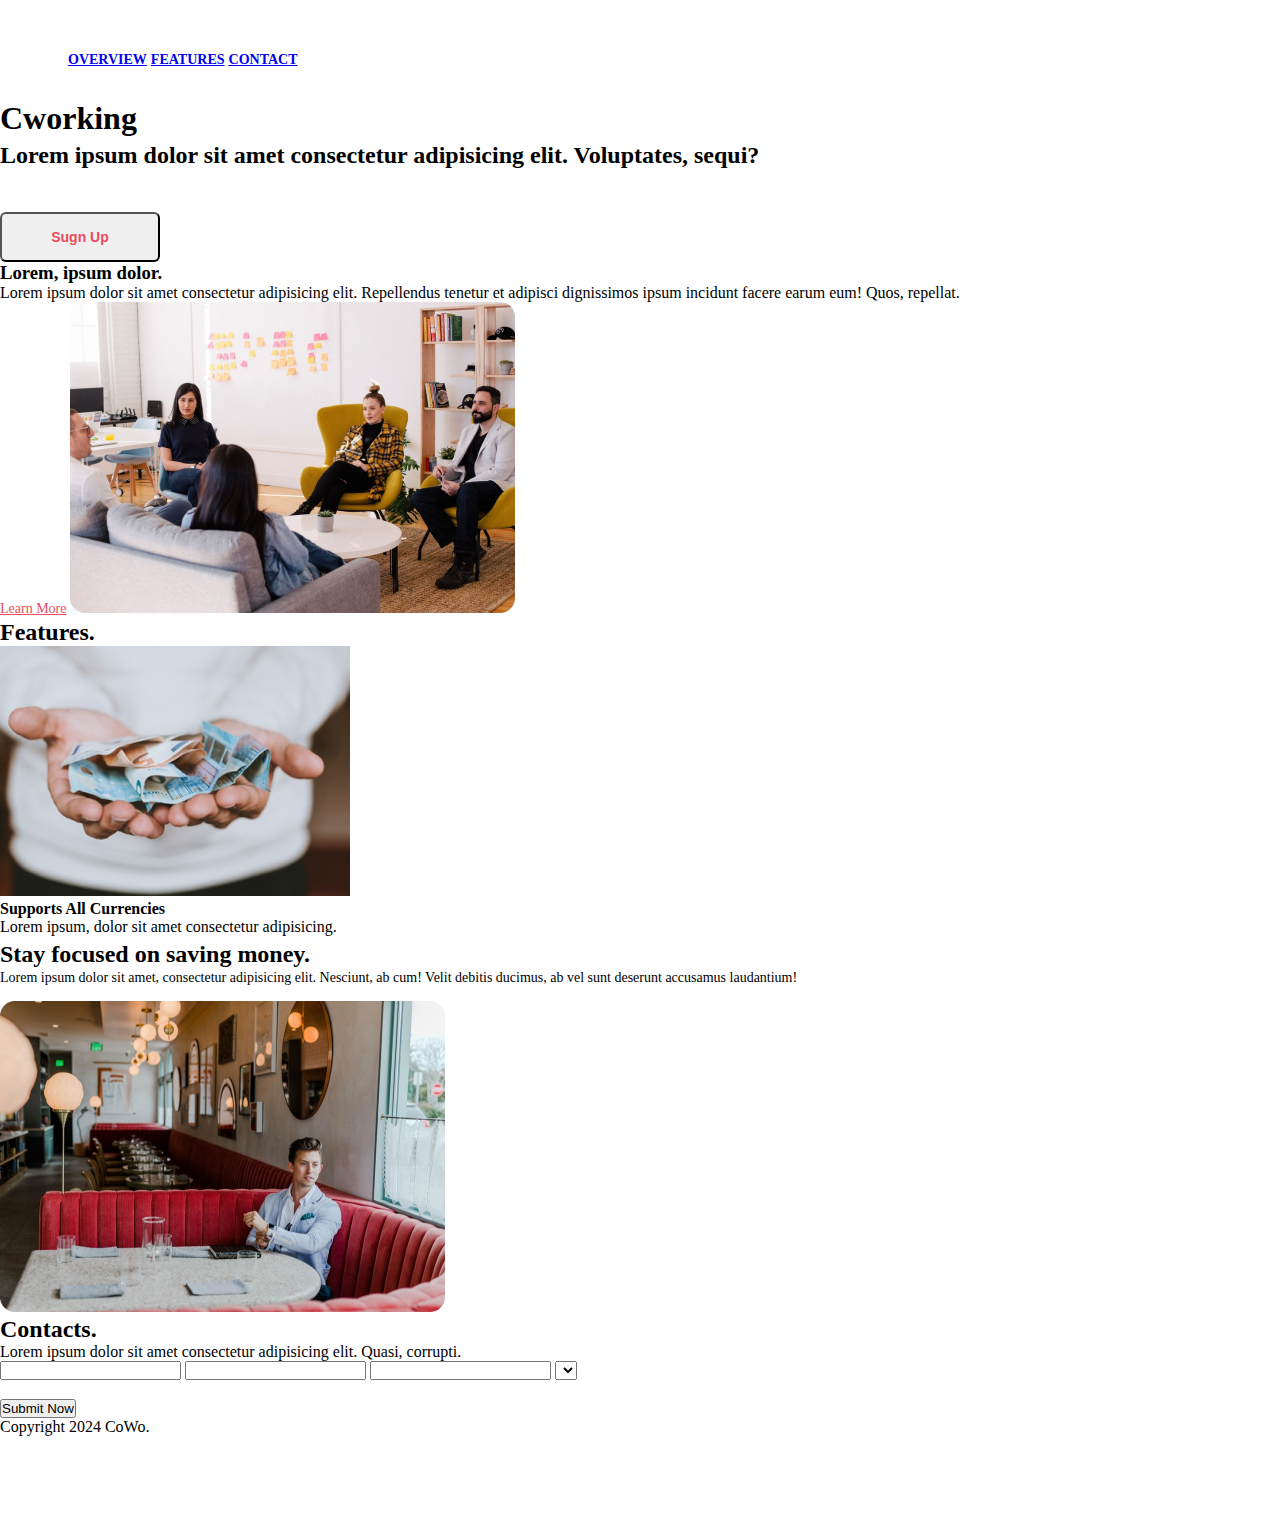
<file: leanding/landing.html>
<!DOCTYPE html>
<html lang="en">
<head>
    <meta charset="UTF-8">
    <meta name="viewport" content="width=device-width, initial-scale=1.0">
    <title>Document</title>
<link rel="stylesheet" href="./style1.css">
</head>
<body>
    <header class="header">
        <img src="logo_landing.svg" alt="Логотип">
        <a class="link" href="#">OVERVIEW</a>
        <a class="link" href="#">FEATURES</a>
        <a class="link" href="#">CONTACT</a>
    </header>
<section>
    <h1 class="text">Cworking</h1>
    <p class="parag">Lorem ipsum dolor sit amet consectetur adipisicing elit. Voluptates, sequi?</p>
    <button class="button">Sugn Up</button>
</section>
<section>
    <h3 class="text.h3">Lorem, ipsum dolor.</h3>
    <p>Lorem ipsum dolor sit amet consectetur adipisicing elit. Repellendus tenetur et adipisci dignissimos ipsum incidunt facere earum eum! Quos, repellat.</p>
    <a class="link2" href="#">Learn More</a>
    <img src="photo1landing.jpg" alt="Foto">
</section>
<section>    
    <h2 class="text.h2">Features.</h2>  
    <img src="features1.jpg" alt="Features">
    <h4 class="text.h4">Supports All Currencies</h4>
    <p class="parag2">Lorem ipsum, dolor sit amet consectetur adipisicing.</p>
</section>
    
<section>
    <h2 class="text.h2">Stay focused on saving money.</h2>
    <p class="l20">Lorem ipsum dolor sit amet, consectetur adipisicing elit. Nesciunt, ab cum! Velit debitis ducimus, ab vel sunt deserunt accusamus laudantium!</p>
    <img src="stay.jpg" alt="stay">
</section>
    <section>
    <h2 class="text.h2">Contacts.</h2>  
    <p>Lorem ipsum dolor sit amet consectetur adipisicing elit. Quasi, corrupti.</p>
<form>
    <input type="text">
    <input type="text">
    <input type="number">
    <select name="" id=""></select>
    <option value=""></option>
    <button>Submit Now</button>
</form>
<footer class="footer">
    <p>Copyright 2024 CoWo.</p>
</footer>
</body>
</html>
</file>
<file: style.css>
@charset "UTF-8";
* {
  margin: 0;
  padding: 0;
}

body {
  font-family: "Montserrat", sans-serif;
}

a {
  text-decoration: none;
}

.catalog-link:hover {
  text-decoration: none;
}

.center {
  padding-left: calc(50% - 600px);
  padding-right: calc(50% - 600px);
}

.header {
  height: 76px;
  display: flex;
  flex-wrap: wrap;
  align-content: center;
  justify-content: space-between;
  border-bottom: 0.5px solid rgba(255, 255, 255, 0.8);
}

.header__input {
  width: 288px;
  height: 41px;
  font-family: inherit;
  border: 1px solid #ffffff;
  box-sizing: border-box;
  border-radius: 20px;
  background-color: transparent;
  outline: none;
  font-style: normal;
  font-size: 16px;
  line-height: 20px;
  color: #ffffff;
  font-weight: normal;
  padding-left: 32px;
  padding-right: 32px;
}

.header__input::-moz-placeholder {
  color: #ffffff;
}

.header__input::placeholder {
  color: #ffffff;
}

.top-menu__link {
  font-size: 16px;
  line-height: 20px;
  color: #ffffff;
}

.top-menu {
  display: flex;
  flex-direction: row;
  gap: 32px;
  align-items: center;
}

.menu-mob {
  display: none;
}

.top {
  height: 735px;
  background-image: url(images/imgtop.jpeg);
  background-repeat: no-repeat;
  background-position: center;
  background-size: cover;
}

.top-title__title {
  font-style: normal;
  font-weight: 600;
  font-size: 64px;
  line-height: 70px;
  margin-top: 64px;
  margin-bottom: 16px;
  color: #ffffff;
  max-width: 792px;
}

.top-title__text {
  font-size: 24px;
  line-height: 32px;
  margin-bottom: 16px;
  color: #ffffff;
}

.top-title__link {
  font-size: 16px;
  line-height: 24px;
  color: #ffffff;
  text-decoration: underline;
}

.catalog-product {
  width: 423px;
  font-size: 48px;
  font-weight: 600;
  line-height: 59px;
  color: #000;
  margin-bottom: 32px;
  margin-top: 64px;
}

.heading {
  font-size: 48px;
  font-weight: 600;
  line-height: 59px;
  color: #000;
  margin-bottom: 32px;
}

.product-content {
  margin-top: 32px;
  display: flex;
  -moz-column-gap: 32px;
       column-gap: 32px;
  flex-wrap: wrap;
  row-gap: 56px;
}

.product-box__price {
  display: flex;
  gap: 32px;
}

.product__name {
  margin-top: 10px;
  margin-bottom: 9px;
  font-size: 24px;
  font-weight: 500;
  line-height: 29px;
  color: #000;
}

.product__text {
  margin-bottom: 12px;
  font-size: 14px;
  font-weight: 400;
  line-height: 17px;
}

.product-box {
  padding-top: 64px;
}

.products-box {
  margin-top: 40px;
}

.for-box {
  padding-top: 64px;
}

.for {
  display: grid;
  gap: 32px;
  grid-template-columns: repeat(12, 1fr);
  margin-top: 32px;
}

.for__item {
  height: 415px;
  grid-column: span 4;
  color: rgb(255, 255, 255);
  font-size: 34px;
  font-weight: 600;
  line-height: 41px;
  display: flex;
  justify-content: center;
  align-items: center;
}

.for__item_big {
  grid-column: span 6;
}

.for__item_1 {
  background-image: url(images/rest.jpeg);
}

.for__item_2 {
  background-image: url(images/job.jpeg);
}

.for__item_3 {
  background-image: url(images/kitchen.jpeg);
}

.for__item_4 {
  background-image: url(images/child.jpeg);
}

.for__item_5 {
  background-image: url(images/bathroom.jpeg);
}

.product {
  width: 376px;
  display: flex;
  flex-direction: column;
  flex-wrap: wrap;
  position: relative;
  z-index: 1;
}

.product__img:hover .btn-card {
  display: block;
  margin-top: 11px;
  margin-right: 10px;
  display: flex;
  flex-direction: row;
  gap: 21px;
}

.btn-card {
  position: absolute;
  top: 0;
  right: 0;
  display: none;
}
.btn-card__hover {
  background-color: transparent;
  border: none;
}
.btn-card__hover:hover {
  display: block;
}

.product__name {
  font-size: 24px;
  font-weight: 500;
  line-height: 29px;
  color: #000;
}

.product__text {
  font-size: 14px;
  font-weight: 400;
  line-height: 17px;
  color: #888888;
}

.product__price {
  font-size: 24px;
  font-weight: 500;
  line-height: 29px;
  color: #050505;
}

.product__price--sale {
  font-size: 24px;
  font-weight: 500;
  line-height: 29px;
  text-decoration-line: line-through;
  color: #888888;
}

.catalog-link {
  font-size: 16px;
  font-weight: 400;
  line-height: 24px;
  color: #000;
  text-align: left;
  text-decoration: underline;
  padding-top: 39px;
  padding-bottom: 64px;
}

.footer__img {
  margin-bottom: 32px;
  margin-top: 23px;
}

.footer__item-menu {
  font-weight: 500;
  font-size: 24px;
  line-height: 29px;
  color: #000;
  display: flex;
  flex-flow: column;
  gap: 12px;
}

.footer {
  background-color: #F7F6F6;
  display: flex;
  flex-flow: row;
  justify-content: space-between;
  gap: 132px;
}

.footer-contact {
  display: flex;
  flex-direction: column;
  gap: 12px;
}

.footer__form-form {
  display: flex;
  flex-direction: column;
  gap: 8px;
}

.footer__form {
  margin-bottom: 32px;
  margin-top: 23px;
  display: flex;
  flex-direction: column;
  gap: 8px;
}

.footer__item-title {
  font-weight: 500;
  font-size: 24px;
  line-height: 29px;
  color: #000;
}

.footer__item {
  color: #000;
  display: flex;
  flex-flow: column;
  gap: 12px;
  margin-bottom: 32px;
  margin-top: 23px;
}

.icons {
  display: flex;
  flex-flow: row wrap;
  gap: 20px;
}

.icon-hover:hover path {
  fill: #000;
  transition: all 0.3s ease-in-out;
}

.footer__form-pnew {
  font-size: 14px;
  line-height: 16px;
  color: #000;
  margin-bottom: 4px;
}

.footer__form-input {
  height: 40px;
  background: #ffffff;
  border: 1px solid #c4c4c4;
  box-sizing: border-box;
  border-radius: 16px;
  font-weight: normal;
  font-size: 15px;
  line-height: 18px;
  color: #c4c4c4;
  font-family: inherit;
  padding-left: 17px;
  padding-right: 17px;
  box-sizing: border-box;
  width: 100%;
}

.btn {
  background: rgba(222, 215, 215, 0.41);
  border: 1px solid #ffffff;
  font-family: inherit;
  box-sizing: border-box;
  border-radius: 16px;
  height: 45px;
  font-size: 15px;
  line-height: 18px;
  color: #000;
  width: 100%;
}

.btn:hover {
  background-color: #000;
  color: white;
  transition: all 0.6s ease-in-out;
}

.footer-menu {
  display: flex;
  flex-direction: column;
  gap: 12px;
}

.footer-menu__link {
  font-weight: 500;
  font-size: 14px;
  line-height: 17px;
  color: #888888;
  /* text-decoration: none;  
  display: flex;
  flex-direction: column;
  gap: 12px; */
}

.footer-menu__link:hover {
  text-decoration: underline;
}

.top-menu__link:hover {
  text-decoration: underline;
}

.footer-contact__link {
  font-weight: 500;
  font-size: 14px;
  line-height: 17px;
  color: #888888;
  text-decoration: none;
  display: flex;
  flex-direction: column;
  gap: 12px;
}

/* Каталог */
.top-header {
  background-image: url(images/catalogtop.jpeg);
  background-repeat: no-repeat;
  background-position: center;
  background-size: cover;
  height: 400px;
}

.title-text {
  font-size: 64px;
  font-weight: 600;
  line-height: 70px;
  color: #ffffff;
  margin-top: 128px;
}

.menu-heading {
  display: flex;
  flex-direction: row;
  justify-content: space-between;
  margin-top: 64px;
  gap: 10px;
  color: #000;
}

.menu-heading__link {
  font-family: Montserrat;
  white-space: nowrap;
  font-size: 16px;
  font-weight: 400;
  line-height: 32px;
  color: #000;
}

.menu-heading__span {
  padding-left: 10px;
  padding-right: 10px;
}

.catalog-link__item:hover {
  text-decoration: none;
  color: #888;
}

.form {
  display: flex;
  flex-direction: row;
  justify-content: flex-end;
  position: relative;
}

.form__select {
  -webkit-appearance: none;
     -moz-appearance: none;
          appearance: none;
  box-sizing: border-box;
  border: 1px solid rgb(196, 196, 196);
  border-radius: 20px;
  height: 40px;
  width: 182px;
  font-family: Montserrat;
  font-size: 16px;
  font-weight: 500;
  line-height: 20px;
  padding-left: 23px;
  padding-right: 52px;
  background-color: transparent;
  outline: none;
  background: url(/images/selects.png) no-repeat right 20px center;
}

.form__selects {
  box-sizing: border-box;
  border: 1px solid rgb(196, 196, 196);
  border-radius: 20px;
  width: 227px;
  height: 40px;
  left: 192px;
  padding-left: 23px;
  padding-right: 54px;
  font-size: 16px;
  font-weight: 400;
  line-height: 20px;
  font-family: Montserrat;
  -webkit-appearance: none;
     -moz-appearance: none;
          appearance: none;
  background-color: transparent;
  outline: none;
  background: url(/images/selects.png) no-repeat right 20px center;
}

.filter-btn-wrapper {
  width: 100%;
  display: flex;
  justify-content: flex-end;
  z-index: 3;
}

.filter-button {
  box-sizing: border-box;
  border: 1px solid rgb(196, 196, 196);
  border-radius: 20px;
  width: 182px;
  height: 40px;
  background-color: transparent;
  color: rgb(0, 0, 0);
  font-family: inherit;
  padding-right: 54px;
  padding-left: 23px;
  font-size: 16px;
  font-weight: 500;
  line-height: 20px;
  background-image: url(images/selects.png);
  background-repeat: no-repeat;
  background-position: right 20px center;
}

.delivery-option {
  display: flex;
  flex-direction: row;
  gap: 65px;
  padding-left: 48px;
}

.column-left {
  display: flex;
  flex-direction: column;
  gap: 32px;
}

.room-options {
  display: flex;
  flex-direction: column;
}

.filtering-form {
  position: absolute;
  right: 156px;
  width: 540px;
  height: 548px;
  display: flex;
  flex-direction: column;
  align-items: start;
  gap: 36px;
  background-color: #fff;
  box-shadow: 0px 4px 67px -12px rgba(0, 0, 0, 0.32);
  padding: 48px 48px;
  z-index: 2;
  top: 97px;
}

.filtering__content-wrapper {
  display: flex;
  flex-direction: column;
  flex-wrap: wrap;
  gap: 32px 65px;
  max-height: 548px;
  min-width: 540px;
  padding: 40px 48px 40px 48px;
}

.filteringform-fieldset {
  display: flex;
  flex-direction: column;
  gap: 16px;
  padding: 0;
  border: none;
}

.filteringform-legend {
  font-size: 16px;
  font-weight: 500;
  margin-bottom: 16px;
}

.radio {
  display: flex;
  align-items: center;
  gap: 10px;
}

.radio__input {
  display: none;
}

.radio__label {
  display: flex;
  align-items: center;
  cursor: pointer;
  position: relative;
  padding-left: 30px;
  font-size: 14px;
}

.radio__label::before {
  content: "";
  width: 14px;
  height: 14px;
  border: 1px solid #000;
  border-radius: 50%;
  position: absolute;
  left: 0;
  background-color: #fff;
}

.radio__input:checked + .radio__label::before {
  border-color: #000;
  background-image: url(images/Vector.svg);
  background-repeat: no-repeat;
  background-position: center;
}

.filteringform-range {
  display: flex;
  flex-direction: column;
  gap: 14px;
}

.filteringform-range-input {
  width: 190px;
  height: 10px;
  overflow: hidden;
  outline: none;
}

.filteringform-range-input,
.filteringform-range-input::-webkit-slider-runnable-track,
.filteringform-range-input::-webkit-slider-thumb {
  -webkit-appearance: none;
  background: none;
}

.filteringform-range-input::-webkit-slider-runnable-track {
  width: 200px;
  height: 1px;
  background: #000;
}

.filteringform-range-input:nth-child(2)::-webkit-slider-runnable-track {
  background: none;
}

.filteringform-range-input::-webkit-slider-thumb {
  position: relative;
  height: 8px;
  width: 8px;
  margin-top: -4px;
  background: #000;
  border: 1px solid #000;
  border-radius: 25px;
  cursor: pointer;
  z-index: 1;
}

.filteringform-range-input::-webkit-slider-thumb:active {
  cursor: grabbing;
}

.filteringform-range-input:nth-child(1)::-webkit-slider-thumb {
  z-index: 2;
}

.filteringform-slider {
  font-family: inherit;
  font-size: 14px;
  position: relative;
  height: 20px;
  width: 210px;
  display: inline-block;
  margin-top: -5px;
}

.filteringform-slider input {
  position: absolute;
}

.filteringform-range__label {
  font-size: 14px;
}

.color-options {
  display: flex;
  flex-wrap: wrap;
  max-width: 198px;
  gap: 14px;
}

.color-options__checkbox {
  width: 15px;
  height: 15px;
}

.checkbox {
  display: flex;
  align-items: center;
  gap: 10px;
}

.checkbox__input {
  display: none;
}

.checkbox__label {
  display: flex;
  align-items: center;
  cursor: pointer;
  position: relative;
  padding-left: 30px;
  font-size: 14px;
}

.checkbox__label::before {
  content: "";
  display: inline-block;
  width: 14px;
  height: 14px;
  border: 1px solid #888;
  position: absolute;
  left: 0;
  background-color: #fff;
}

.checkbox__input:checked + .checkbox__label::before {
  background-image: url(images/galka.svg);
  background-repeat: no-repeat;
  background-position: center;
  border-color: #000;
}

.checkbox__label_white::before {
  background-color: #fff;
  border-color: #888888;
}

.checkbox__label_black::before {
  background-color: #000;
  border-color: #fff;
  background-image: url(images/whitegalka.svg);
  background-repeat: no-repeat;
  background-position: center;
}

.checkbox__label_grey::before {
  background-color: #737373;
  border-color: #737373;
}

.checkbox__label_red::before {
  background-color: #FF0000;
  border-color: #FF0000;
}

.checkbox__label_orange::before {
  background-color: #FF7A41;
  border-color: #FF7A41;
}

.checkbox__label_yellow::before {
  background-color: #F2CB01;
  border-color: #F2CB01;
}

.checkbox__label_green::before {
  background-color: #00BF2A;
  border-color: #00BF2A;
}

.checkbox__label_turquoise::before {
  background-color: #1CCC97;
  border-color: #1CCC97;
}

.checkbox__label_mint::before {
  background-color: #009FE3;
  border-color: #009FE3;
}

.checkbox__label_blue::before {
  background-color: #000AF8;
  border-color: #000AF8;
}

.checkbox__label_violet::before {
  background-color: #6710D6;
  border-color: #6710D6;
}

.checkbox__label_purple::before {
  background-color: #9D0DB5;
  border-color: #9D0DB5;
}

.checkbox__label_pink::before {
  background-color: #D89AFF;
  border-color: #D89AFF;
}

.checkbox__label_red-value::before {
  background-color: #FF65A6;
  border-color: #FF65A6;
}

.checkbox__input:checked + .checkbox__label_black::before .checkbox__input:checked + .checkbox__label_blue::before .checkbox__input:checked + .checkbox__label_purple::before {
  background-image: url(images/galka.svg);
}

.button {
  box-sizing: border-box;
  border: 1px solid rgb(4, 4, 4);
  border-radius: 20px;
  width: 190px;
  height: 40px;
  font-size: 16px;
  font-weight: 400;
  line-height: 20px;
  letter-spacing: 0px;
  text-align: center;
  font-family: inherit;
  background-color: transparent;
  color: rgb(0, 0, 0);
  display: block;
  align-self: end;
}

.filter-popul {
  width: 227px;
  height: 40px;
  box-sizing: border-box;
  border: 1px solid rgb(196, 196, 196);
  border-radius: 20px;
  color: rgb(0, 0, 0);
  font-family: inherit;
  font-size: 16px;
  font-weight: 400;
  line-height: 20px;
  letter-spacing: 0%;
  text-align: left;
  background-color: transparent;
  padding-left: 23px;
  background-image: url(images/selects.png);
  background-repeat: no-repeat;
  background-position: right 20px center;
  margin-left: 10px;
}

.top-cart {
  height: 400px;
  background-image: url(images/cart.jpeg);
  background-size: cover;
  background-position: center;
  background-repeat: no-repeat;
}

.heading-big {
  color: rgb(255, 255, 255);
  font-family: Montserrat;
  font-size: 64px;
  font-weight: 600;
  line-height: 70px;
  text-align: left;
  margin-top: 127px;
}

.catalog-link__item {
  color: rgb(0, 0, 0);
  font-size: 16px;
  font-weight: 400;
  line-height: 24px;
  text-decoration: underline;
}

.cart {
  display: grid;
  grid-template-columns: repeat(12, 1fr);
  gap: 32px;
  margin-top: 64px;
}
.cart__form-cart {
  border-radius: 20px;
  background: #f7f6f6;
  grid-column: span 4;
}
.cart__content {
  grid-column: span 8;
}
.cart__name-box {
  display: flex;
  flex-direction: row;
  justify-content: space-between;
  margin-bottom: 14px;
}
.cart__item {
  border-top: 0.5px solid rgb(202, 205, 216);
  padding-top: 25px;
  padding-bottom: 32px;
  display: flex;
  justify-content: space-between;
  align-items: flex-start;
}
.cart__left {
  display: flex;
  gap: 32px;
}
.cart__info {
  display: flex;
  flex-direction: column;
  gap: 14px;
}
.cart__form-title {
  color: rgb(0, 0, 0);
  font-size: 24px;
  font-weight: 700;
  line-height: 29px;
  text-align: center;
  padding-top: 42px;
}
.cart__form-box {
  display: flex;
  flex-direction: column;
  gap: 60px;
  margin-top: 35px;
}
.cart__form-input {
  border: none;
  border-bottom: 1px solid rgb(202, 205, 216);
  background-color: transparent;
  color: inherit;
  margin-left: 27px;
  margin-right: 64px;
  color: rgb(0, 0, 0);
  font-family: Montserrat;
  font-size: 14px;
  font-weight: 400;
  line-height: 17px;
  letter-spacing: 0px;
}
.cart__price {
  margin-top: 65px;
  text-align: center;
  color: rgb(0, 0, 0);
  font-family: Montserrat;
  font-size: 24px;
  font-weight: 500;
  line-height: 29px;
}
.cart__btn {
  box-sizing: border-box;
  border: 1px solid rgb(4, 4, 4);
  border-radius: 20px;
  width: 290px;
  height: 41px;
  color: rgb(0, 0, 0);
  font-family: Montserrat;
  font-size: 16px;
  font-weight: 400;
  line-height: 20px;
  letter-spacing: 0px;
  text-align: center;
  margin: 0 auto;
  display: block;
  background-color: inherit;
  margin-top: 18px;
  margin-bottom: 148px;
  transition: transform 0.3s ease;
}
.cart__ipt {
  border-radius: 6px;
  background: rgb(247, 246, 246);
  width: 71px;
  height: 51px;
  text-align: center;
  color: rgb(0, 0, 0);
  font-family: Poppins, sans-serif;
  font-size: 14px;
  font-weight: 600;
  line-height: 210%;
  outline: none;
  border: none;
}
.cart__button {
  box-sizing: border-box;
  border: 1px solid rgb(0, 0, 0);
  border-radius: 50px;
  max-width: 290px;
  width: 100%;
  height: 37px;
  font-size: 14px;
  font-weight: 400;
  line-height: 17px;
  margin-top: 50px;
  background-color: transparent;
  font-family: inherit;
}
.cart__buttons {
  box-sizing: border-box;
  border: 1px solid rgb(0, 0, 0);
  border-radius: 50px;
  width: 200px;
  height: 37px;
  font-size: 14px;
  font-weight: 400;
  line-height: 17px;
  margin-top: 50px;
  background-color: transparent;
  font-family: inherit;
}
.cart__heading {
  color: rgb(0, 0, 0);
  font-size: 24px;
  font-weight: 500;
  line-height: 29px;
}
.cart__text {
  color: rgb(136, 136, 136);
  font-size: 14px;
  font-weight: 400;
  line-height: 17px;
  width: 276px;
}
.cart__value {
  color: rgb(5, 5, 5);
  font-size: 16px;
  font-weight: 500;
  line-height: 20px;
}
.cart__link {
  color: rgb(0, 0, 0);
  font-family: Montserrat;
  font-size: 14px;
  font-weight: 400;
  line-height: 210%;
  text-decoration: underline;
}
.cart .cart__button:hover {
  background-color: black;
  color: white;
  transition: all 0.6s ease-in-out;
}
.cart .cart__buttons:hover {
  background-color: black;
  color: white;
  transition: all 0.6s ease-in-out;
}
.cart .cart__btn:hover {
  background-color: black;
  color: white;
  transform: scale(1.1);
}

@media (max-width: 1024px) {
  .center {
    padding-left: calc(50% - 393px);
    padding-right: calc(50% - 393px);
  }
  .for__item {
    height: 268px;
  }
  .product-content {
    -moz-column-gap: 29px;
         column-gap: 29px;
    row-gap: 39px;
  }
  .product-box {
    -moz-column-gap: 29px;
         column-gap: 29px;
  }
  .footer__img {
    display: none;
  }
  .form {
    margin-left: 138px;
  }
  .cart__form-cart {
    grid-column: span 8;
  }
  .cart {
    display: grid;
    grid-template-columns: repeat(2, 1fr);
    grid-column: span 2;
  }
  .cart__content {
    width: 100%;
  }
  .product__img img {
    max-width: 100%;
  }
  .cart__button {
    margin-top: 32px;
    margin-bottom: 64px;
  }
  .cart__buttons {
    background-color: black;
    color: white;
    font-family: inherit;
  }
  .header {
    align-items: center;
  }
}
@media (max-width: 833px) {
  .center {
    padding-left: 24px;
    padding-right: 24px;
  }
}
@media (max-width: 1250px) {
  .menu-heading {
    width: 80%;
    margin: 0, auto;
  }
}
@media (max-width: 750px) {
  .center {
    padding-left: 16px;
    padding-right: 16px;
  }
  .header {
    padding-top: 32px;
  }
  .header__input {
    display: none;
  }
  .menu-heading-link {
    display: flex;
    flex-direction: row;
    align-items: center;
  }
  .product {
    max-width: 376px;
  }
  .top-menu {
    display: none;
  }
  .header__img {
    width: 99px;
  }
  .menu-mob {
    display: block;
    display: flex;
    align-items: center;
    gap: 32px;
  }
  .top-title__title {
    font-size: 48px;
    line-height: 59px;
    text-align: center;
  }
  .top-title__text {
    text-align: center;
    font-size: 16px;
    line-height: 32px;
  }
  .top-title__link {
    font-size: 16px;
  }
  .top__box {
    display: flex;
    flex-direction: column;
    align-items: center;
  }
  .heading {
    font-size: 24px;
    line-height: 29px;
    width: 212px;
  }
  .for {
    grid-template-columns: repeat(4, 1fr);
    gap: 16px;
  }
  .for__item {
    grid-column: 1/-1;
    height: 375px;
    font-size: 28px;
  }
  .for__item_big {
    height: 244px;
    font-size: 28px;
  }
  .product__price {
    font-size: 18px;
  }
  .footer {
    display: flex;
    flex-direction: row;
    flex-wrap: wrap;
    justify-content: center;
    -moz-column-gap: 34px;
         column-gap: 34px;
    gap: 100px;
    max-width: 100%;
  }
  .top-cart {
    max-width: 100%;
    background-size: cover;
  }
  .top {
    max-width: 100%;
    background-size: cover;
  }
  .top-header {
    max-width: 100%;
    background-size: cover;
  }
  .delivery-option {
    display: flex;
    flex-direction: column;
    padding-left: 0;
  }
  .filtering-form {
    height: 910px;
    width: 287px;
    box-sizing: border-box;
  }
  .filter-btn-wrapper {
    position: relative;
    width: 100%;
    display: flex;
    justify-content: flex-end;
    z-index: 3;
  }
  .filtering-form {
    position: absolute;
    top: calc(97% + 14px);
    left: 0;
    display: flex;
    flex-direction: column;
    align-items: start;
    gap: 0px;
    background-color: #fff;
    box-shadow: 0px 4px 67px -12px rgba(0, 0, 0, 0.32);
    padding: 40px 48px;
    z-index: 2;
  }
  .delivery-option {
    gap: 32px;
  }
  .form {
    display: flex;
    justify-content: flex-start;
    flex-direction: column;
    margin-left: -27px;
  }
  .filtering-form__button {
    margin-top: 20px;
  }
  .filter-btn-wrapper {
    display: flex;
    flex-direction: column-reverse;
    align-items: baseline;
  }
  .menu-heading {
    display: flex;
    flex-direction: row;
    flex-wrap: wrap;
    gap: 14px;
  }
  .menu-heading__link {
    display: flex;
    flex-direction: row;
  }
  .cart__name-box {
    display: none;
  }
  .cart__img {
    display: none;
  }
  .cart__button {
    width: 163px;
  }
  .cart__heading {
    font-size: 18px;
  }
  .cart__text {
    font-size: 12px;
  }
  .cart__value {
    font-size: 12px;
  }
  .cart__buttons {
    background-color: black;
    color: white;
    font-family: inherit;
    padding: 8px 13px;
    font-size: 12px;
    width: 163px;
  }
  .product-content {
    max-width: 100%;
    justify-content: center;
  }
  .column-left {
    gap: 16px;
  }
}/*# sourceMappingURL=style.css.map */
</file>
<file: leanding/style1.css>
*{
    padding: 0;
    margin: 0;
}

.link{
    font-weight:bold;
    font-size: 14px;
    line-height: 17px;
    
}

text {
    font-weight: bold;
    font-size: 76px;
    line-height: 86px;
    margin-bottom: 39px;
}

.parag{
    font-weight: 600;
    font-size: 24px;
    line-height: 150%;
    padding-bottom: 39px;
}

.button{
    border-radius: 6px;
    width: 160px;
    height: 50px;
    font-weight: 600;
    font-size: 14px;
    line-height: 17px;
    color: #ed4c5c;

}
.text.h2{
    font-weight: 600;
    font-size: 36px;
    line-height: 43px;
    color: $color-black;
    margin-bottom: 63px;
    margin-bottom: 45px;
}

.text.h3{
    font-weight: 600;
    font-size: 36px;
    line-height: 43px;
    color: $color-black;
    margin-bottom: 24px;
}

.l20{
font-size: 14px;
line-height: 140%;
padding-bottom: 14px;

}
.link2 {
    font-size: 14px;
    line-height: 140%;
    color: #ed4c5c;
}

.header{
    height: 100px;
}

.text.h4{
margin-top: 33px;
margin-bottom: 20px;
}
.parag2{
    padding-bottom: 5px;
}
.footer{
    height: 110px;
}
</file>
